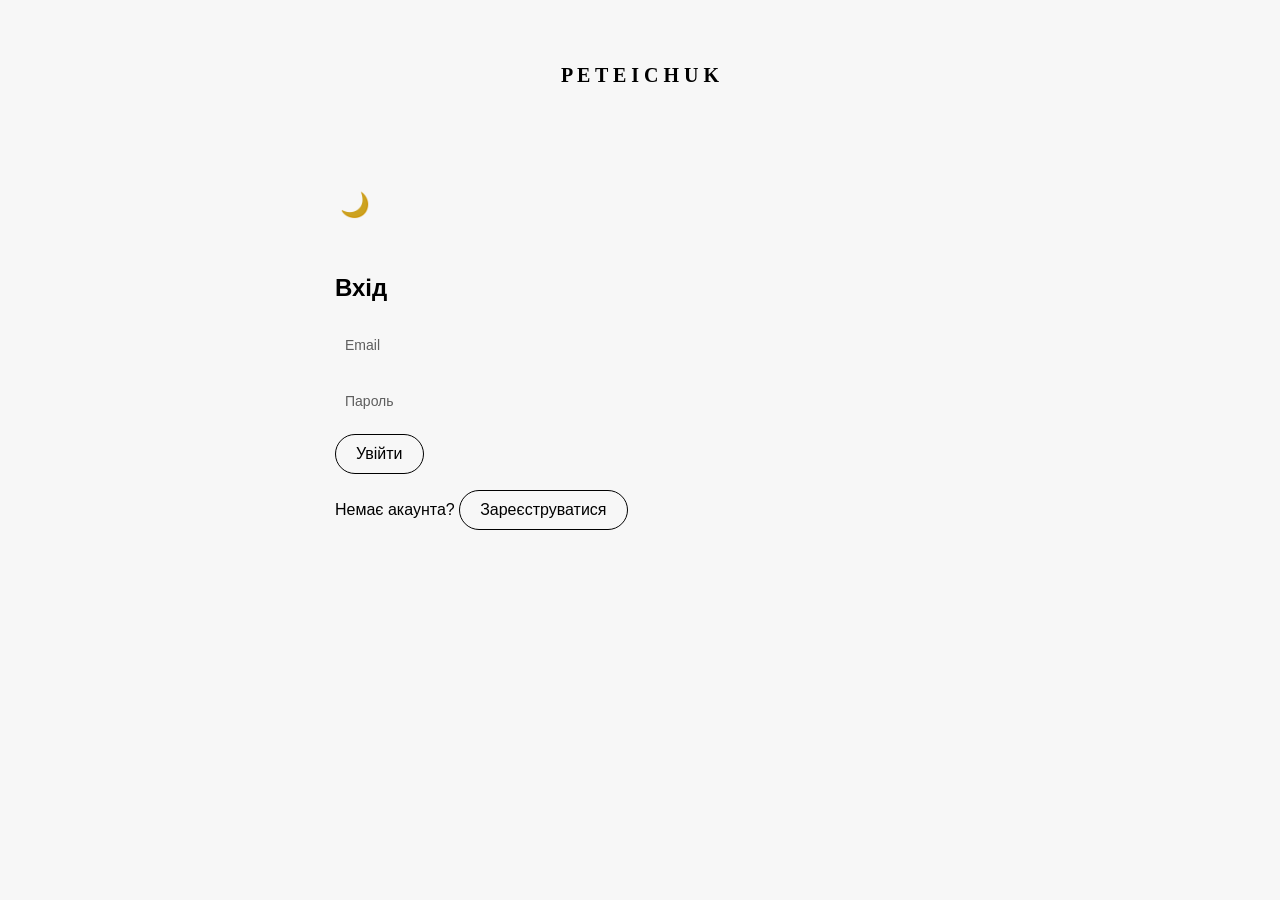
<file: console.html>
<!DOCTYPE html>
<html lang="uk">
<head>
  <meta charset="UTF-8" />
  <title>Peteichuk | Консоль</title>
  <link rel="icon" href="logotype/logotype.png">
  <link rel="stylesheet" href="css/console.css">
</head>

<body>

  <!-- ЛОГОТИП -->
  <div class="logotype">
    <a href="index.html">P e t e i c h u k</a>
  </div>

  <div class="container">

    <!-- ПЕРЕМИКАЧ ТЕМИ -->
    <header>
      <button id="toggleTheme" title="Перемкнути тему">🌙</button>
    </header>

    <!-- =========================
         1. ВХІД КОРИСТУВАЧА (СПОЧАТКУ)
    ========================== -->
    <!--<section id="userLoginSection">
      <h2>Вхід у акаунт</h2>

      <input type="email" id="userLoginEmail" placeholder="Email" />
      <input type="password" id="userLoginPassword" placeholder="Пароль" />

      <button id="userLoginBtn">Увійти</button>

      <p>
        Немає акаунта?
        <button type="button" id="showRegister">Зареєструватися</button>
      </p>
    </section>-->
<section id="loginSection">

  <h2>Вхід</h2>

  <form id="userLoginForm">

    <input type="email" id="loginEmail" placeholder="Email" required>

    <input type="password" id="loginPassword" placeholder="Пароль" required>

    <button type="submit">Увійти</button>

  </form>

  <p>
    Немає акаунта?
    <button type="button" id="showRegister">
      Зареєструватися
    </button>
  </p>

</section>


    <!-- =========================
         2. РЕЄСТРАЦІЯ КОРИСТУВАЧА
    ========================== -->
    <section id="userAuthSection" class="hidden">
      <h2>Реєстрація користувача</h2>

      <form id="userAuthForm">
        <label>Ім'я</label>
        <input type="text" name="userName" placeholder="Ваше ім’я" required />

        <label>Прізвище</label>
        <input type="text" name="userSurname" placeholder="Ваше прізвище" required />

        <label>Email</label>
        <input type="email" name="userEmail" placeholder="Ваш email" required />

        <label>Пароль</label>
        <input type="password" name="userPassword" placeholder="Ваш пароль" required minlength="8"/>

        <button type="submit">Зареєструватися</button>
      </form>

      <p>
        Вже маєш акаунт?
        <button type="button" id="showLogin">Увійти</button>
      </p>
    </section>

    <!-- =========================
         3. ПАНЕЛЬ КОРИСТУВАЧА
    ========================== -->
    <section id="userPanel" class="hidden">
      <h2>Ваші повідомлення</h2>

      <button id="userLogoutBtn" style="float:right;">Вийти</button>

      <div id="userMessages"></div>

      <h3>Нове повідомлення</h3>

      <form id="contactForm">
        <textarea name="message" placeholder="Напишіть повідомлення" required></textarea>
        <button type="submit">Надіслати</button>
      </form>
    </section>

    <!-- =========================
         4. ВХІД В КОНСОЛЬ (АДМІН)
    ========================== -->
    <!--<section id="loginSection" class="hidden">
      <h2>Вхід в консоль</h2>

      <input type="password" id="adminPass" placeholder="Пароль" />
      <button id="loginBtn">Увійти</button>

      <p>
        Немає акаунта?
        <button type="button" id="showRegister">Зареєструватися</button>
      </p>
    </section>-->

    <!-- =========================
         5. АДМІН-ПАНЕЛЬ
    ========================== -->
    <section id="adminSection" class="hidden">

      <div class="panel-top">
        <h2>Приватна консоль</h2>
        <button id="logoutBtn">Вийти</button>
      </div>

      <input type="text" id="searchInput" placeholder="Пошук по email" />

      <table>
        <thead>
          <tr>
            <th>Ім’я</th>
            <th>Email</th>
            <th>Повідомлення</th>
            <th>Відповідь</th>
            <th>Роль</th>
            <th>Дії</th>
          </tr>
        </thead>
        <tbody id="submissionTable"></tbody>
      </table>
    </section>

    <!-- ПАНЕЛЬ МОДЕРАЦІЇ -->
    <div id="moderationPanel">
      <div id="moderationHeader">
        Панель модерації
        <button id="closeModPanelBtn">×</button>
      </div>
      <div id="moderationContent"></div>
    </div>

  </div>

  <script src="js/console.js"></script>
</body>
</html>
</file>
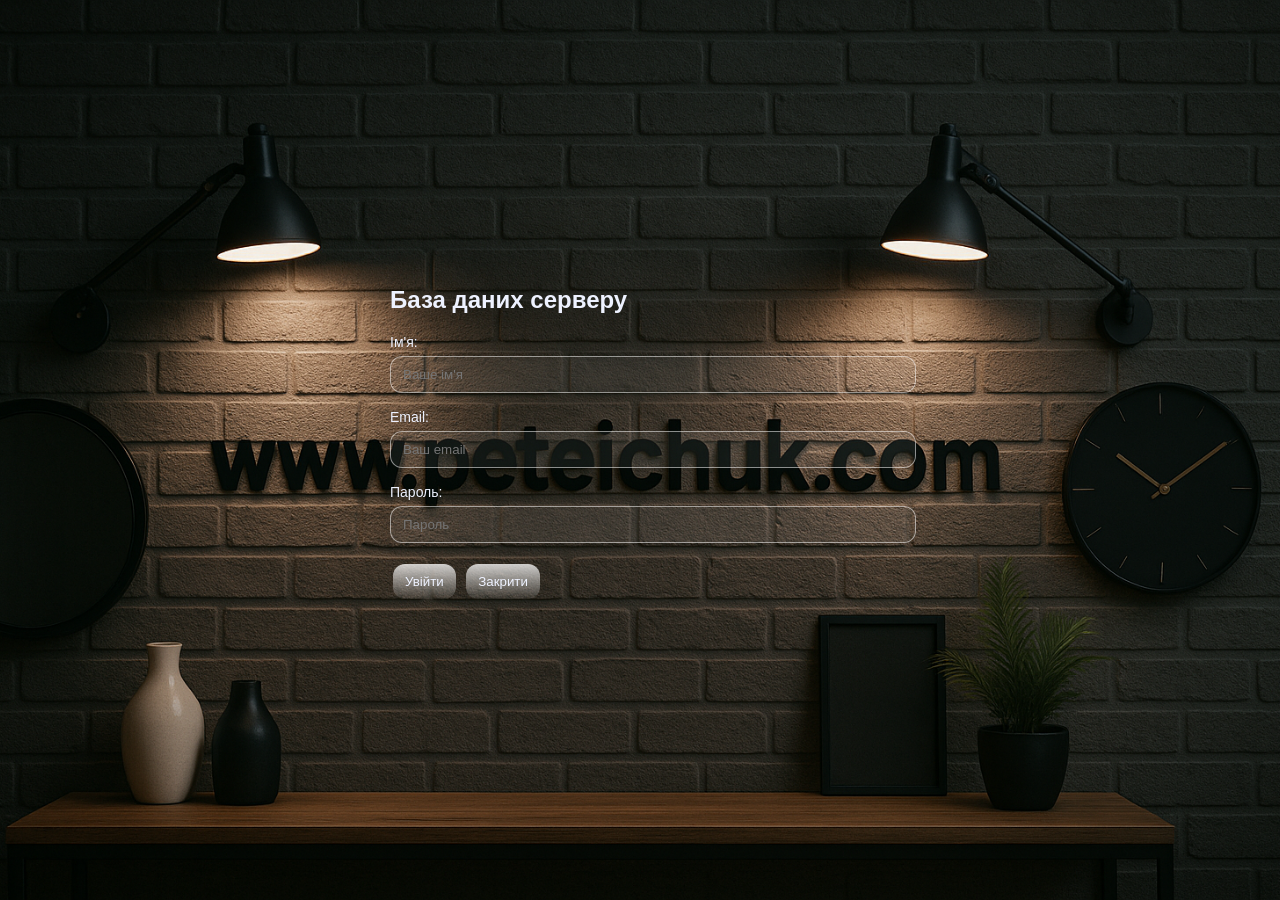
<file: database.html>
<!DOCTYPE html>
<html lang="uk">
<head>
<meta charset="UTF-8">
<title>Peteichuk | Авторизація — Скидання</title>
<link rel="icon" href="logotype/logotype.png"/>
<link rel="stylesheet" href="css/database.css">
</head>
<body>
<div id="overlay"></div>

<!-- Модальне вікно авторизації -->
<div class="modal" id="loginModal">
    <h2>База даних серверу</h2>
    <label>Ім'я: <input type="text" id="adminName" placeholder="Ваше ім'я"></label>
    <label>Email: <input type="email" id="adminEmail" placeholder="Ваш email"></label>
    <label>Пароль: <input type="password" id="adminPassword" placeholder="Пароль"></label>
    <button onclick="loginAdmin()">Увійти</button>
    <a href="index.html"><button onclick="closeModal()">Закрити</button></a>
    <div id="authMessage" style="color:#900000;margin-top:10px;"></div>
</div>

<!-- Менеджер даних -->
<div class="modal" id="dataManagerModal" style="display:none;">
    <h2>Адмінська панель</h2>
    <div id="tabs">
        <button class="active" onclick="showTab('manager', event)">Дані</button>
        <button onclick="showTab('admin', event)">Користувачі</button>
        <button onclick="showTab('logs', event)">Лог дій</button>
        <button onclick="showTab('last', event)">Останні користувачі</button>
    </div>
    <div id="tabContent" style="margin-top:10px;">
        <!-- Дані -->
        <div id="managerTab">
            <button onclick="clearLocalStorage()">Очистити LocalStorage</button>
            <button onclick="clearSessionStorage()">Очистити SessionStorage</button>
            <button onclick="clearAllCookies()">Видалити всі Cookies</button>
            <button onclick="clearSpecificData()">Видалити певні дані</button>
            <button onclick="clearSpecificCookie()">Видалити певний Cookie</button>
            <button onclick="exportData()">Експорт даних (JSON)</button>
            <button onclick="showDataSummary()">Показати статистику даних</button>
            <hr>
            <b>Статистика даних:</b>
            <div id="dataSummary"></div>
        </div>
        <!-- Користувачі -->
        <div id="adminTab" style="display:none;">
            <b>Список користувачів та їх записи:</b>
            <div id="allUsers"></div>
        </div>
        <!-- Лог дій -->
        <div id="logsTab" style="display:none;">
            <b>Лог дій:</b>
            <div id="actionLogs"></div>
        </div>
        <!-- Останні користувачі -->
        <div id="lastTab" style="display:none;">
            <b>Останні вийшли користувачі:</b>
            <div id="lastUsers"></div>
        </div>
    </div>
    <hr>
    <button onclick="logout()">Вийти</button>
    <button onclick="closeModal()">Закрити</button>
</div>
<script src="js/database.js"></script>
</body>
</html>
</file>
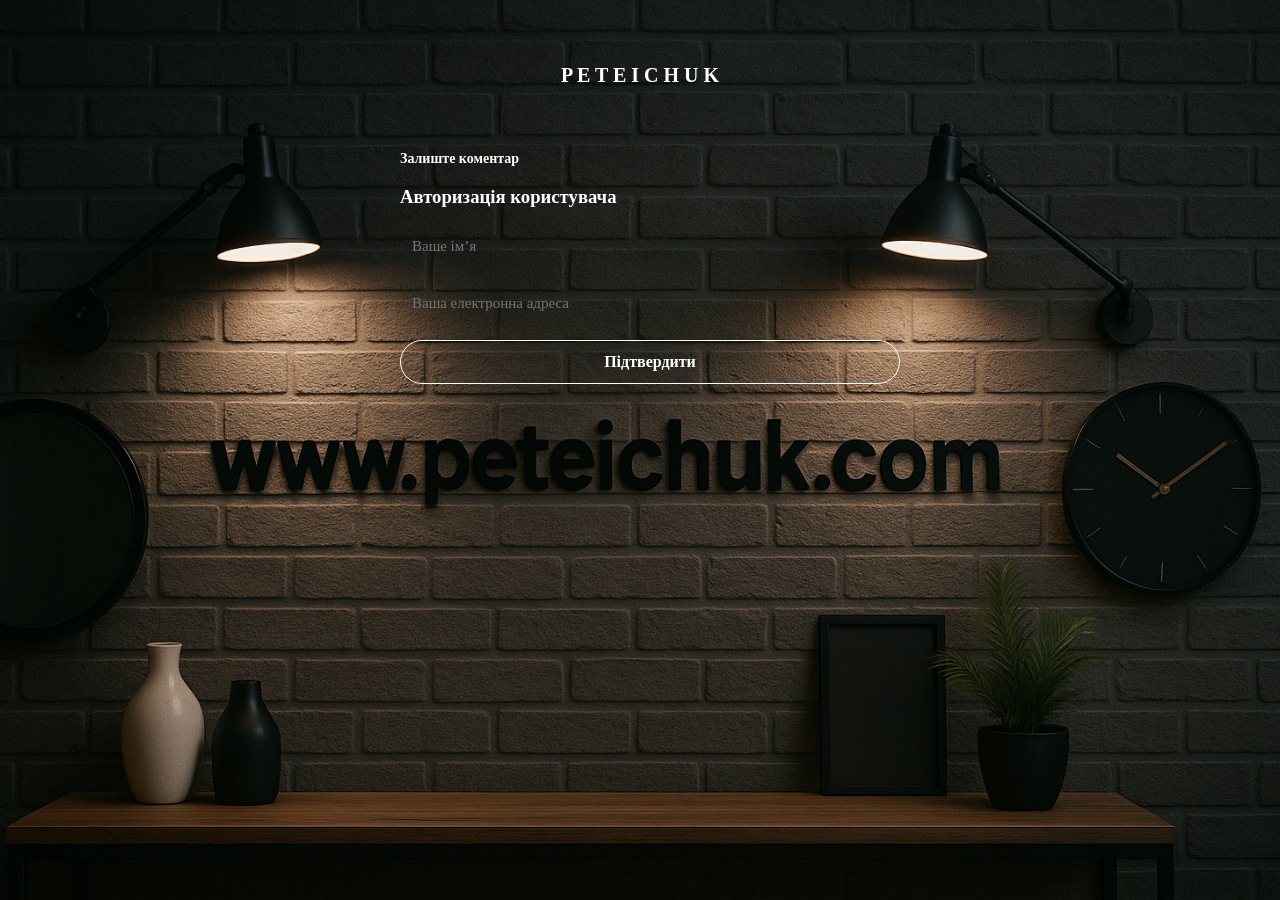
<file: discussion.html>
<!DOCTYPE html>
<html lang="uk">
<head>
  <meta charset="UTF-8" />
  <meta name="viewport" content="width=device-width, initial-scale=1" />
  <title>Peteichuk | Коментарі та обговорення</title>
   <link rel="stylesheet" href="css/discussion.css">
   <link rel="stylesheet" href="https://cdnjs.cloudflare.com/ajax/libs/font-awesome/4.7.0/css/font-awesome.min.css" integrity="sha512-SfTiTlX6kk+qitfevl/7LibUOeJWlt9rbyDn92a1DqWOw9vWG2MFoays0sgObmWazO5BQPiFucnnEAjpAB+/Sw==" crossorigin="anonymous" referrerpolicy="no-referrer">
   <link rel="icon" href="logotype/logotype.png">
</head>
<body>
 
  <div class="logotype"><a href="index.html">P e t e i c h u k</a></div>

  <div class="ccw-container">
    <h2 class="ccw-title">Залиште коментар</h2>
    <div id="authSection" class="ccw-auth-form">
      <h3>Авторизація користувача</h3>
      <form id="authForm">
        <input type="text" id="authName" class="ccw-input" placeholder="Ваше ім’я" required />
        <input type="email" id="authEmail" class="ccw-input" placeholder="Ваша електронна адреса" required />
        <button type="submit" class="ccw-btn-submit">Підтвердити</button>
      </form>
    </div>

    <div id="userInfo" class="auth-info" style="display:none;">
      <div>
        Ви увійшли як: <strong id="displayName"></strong><span id="displayEmail"></span>
      </div>
      <button class="logout-btn" id="logoutBtn">Вийти</button>
    </div>

    <form id="commentForm" class="ccw-form" style="display:none;">
      <textarea id="commentText" class="ccw-textarea" placeholder="Ваш коментар" required></textarea>
      <button type="submit" class="ccw-btn-submit">Додати коментар</button>
    </form>

    <div id="commentsList" class="ccw-comments-list"></div>
  </div>

  <script src="js/discussion.js"></script>
</body>
</html>
</file>
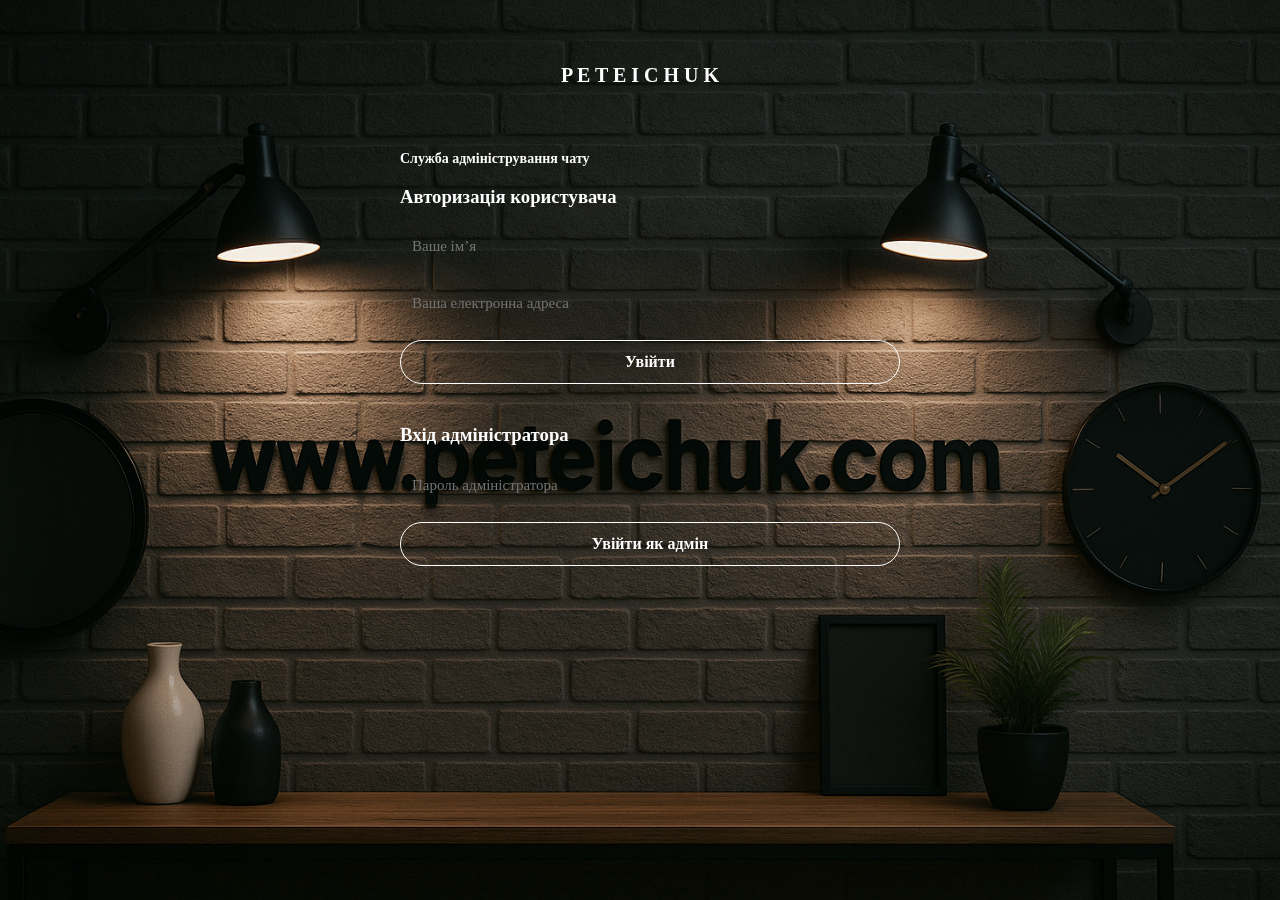
<file: discussionadmin.html>
<!DOCTYPE html>
<html lang="uk">
<head>
  <meta charset="UTF-8" />
  <meta name="viewport" content="width=device-width, initial-scale=1" />
  <title>Peteichuk | Обговорення</title>

  <link rel="stylesheet" href="css/discussionadmin.css">
  <link rel="icon" href="logotype/logotype.png">

  <link rel="stylesheet" href="https://cdnjs.cloudflare.com/ajax/libs/font-awesome/4.7.0/css/font-awesome.min.css">
</head>

<body>

  <div class="logotype">
    <a href="index.html">P e t e i c h u k</a>
  </div>

  <div class="ccw-container">

    <h2 class="ccw-title">Служба адміністрування чату</h2>

    <!-- AUTH -->
    <div id="authSection" class="ccw-auth-form">
      <h3>Авторизація користувача</h3>

      <form id="authForm">
        <input type="text" id="authName" class="ccw-input" placeholder="Ваше ім’я" required />
        <input type="email" id="authEmail" class="ccw-input" placeholder="Ваша електронна адреса" required />
        <button type="submit" class="ccw-btn-submit">Увійти</button>
      </form>

      <h3 style="margin-top:40px;">Вхід адміністратора</h3>

      <form id="adminForm">
        <input type="password" id="adminPassword" class="ccw-input" placeholder="Пароль адміністратора" required />
        <button type="submit" class="ccw-btn-submit">Увійти як адмін</button>
      </form>
    </div>

    <!-- USER INFO -->
    <div id="userInfo" class="auth-info" style="display:none;">
      <div>
        Ви увійшли як:
        <strong id="displayName"></strong>
        <span id="displayEmail"></span>
        <span class="admin" id="adminLabel"></span>
      </div>

      <div>
        <button class="logout-btn" id="logoutBtn">Вийти</button>
        <button class="logout-btn" id="clearCommentsBtn" style="display:none;">Очистити всі</button>
      </div>
    </div>

    <!-- COMMENT FORM -->
    <form id="commentForm" class="ccw-form" style="display:none;">
      <textarea id="commentText" class="ccw-textarea" placeholder="Ваш коментар..." required></textarea>
      <button type="submit" class="ccw-btn-submit">Додати коментар</button>
    </form>

    <!-- COMMENTS -->
    <div id="commentsList" class="ccw-comments-list"></div>
    <div id="bannedList"></div>
  </div>

  <script src="js/discussionadmin.js"></script>

</body>
</html>
</file>
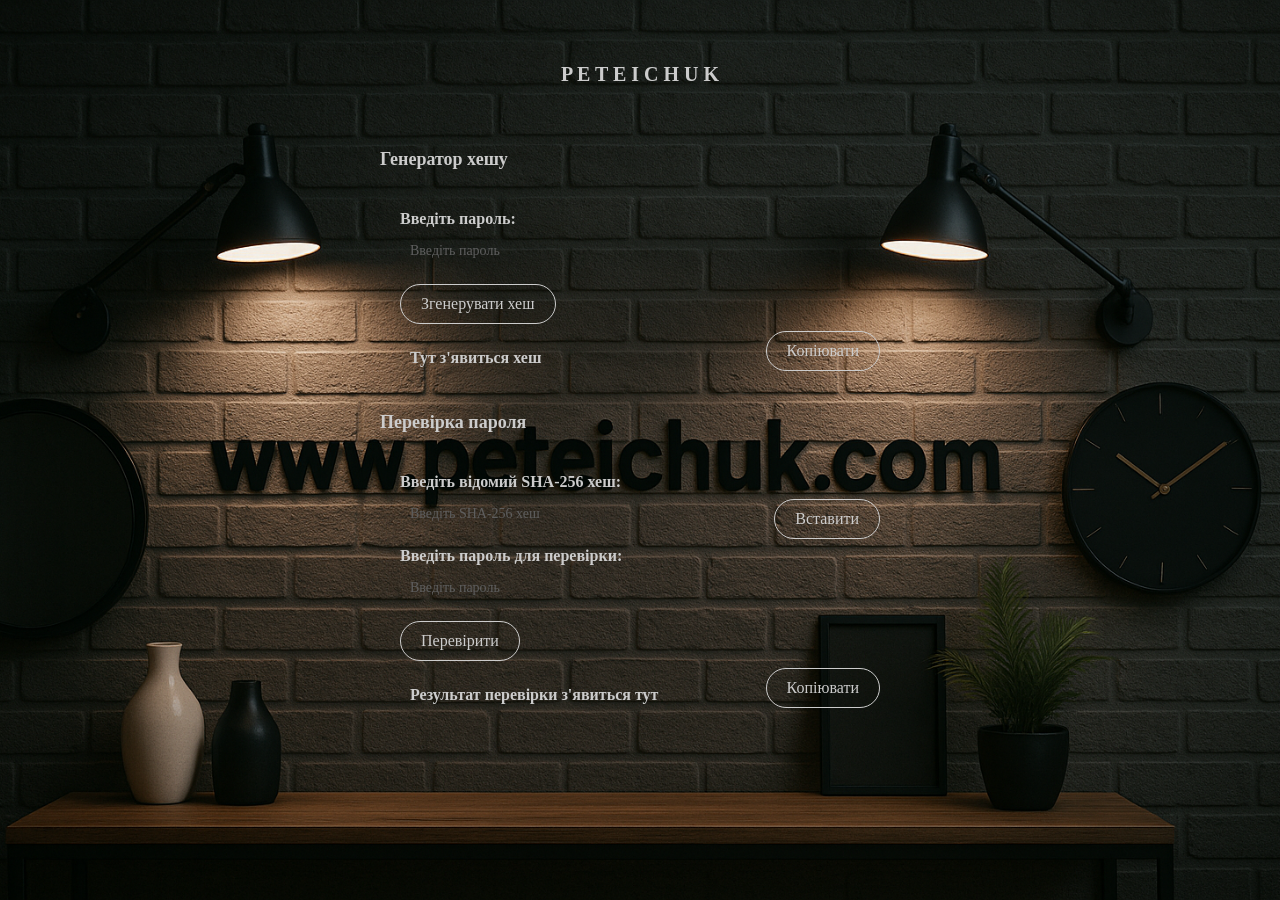
<file: hashing.html>
<!DOCTYPE html>
<html lang="uk">
<head>
  <meta charset="UTF-8" />
  <meta name="viewport" content="width=device-width, initial-scale=1.0" />
  <title>Peteichuk | SHA-256</title>
  <link rel="icon" href="logotype/logotype.png">
  <link rel="stylesheet" href="css/hashing.css">
</head>
<body>

  <div class="logotype"><a href="index.html">P e t e i c h u k</a></div>

  <div class="content">
    <h2 class="title">Генератор хешу</h2>
    <div class="section">
      <label for="genPassword">Введіть пароль:</label>
      <input type="password" id="genPassword" placeholder="Введіть пароль" />
      <button onclick="generateHash()">Згенерувати хеш</button>
      <div class="flex-row">
        <div class="result" id="generatedHash">Тут з'явиться хеш</div>
        <button class="small-button" onclick="copyText('generatedHash')">Копіювати</button>
      </div>
    </div>

    <h2 class="title">Перевірка пароля</h2>
    <div class="section">
      <label for="hashToCheck">Введіть відомий SHA-256 хеш:</label>
      <div class="flex-row">
        <input type="text" id="hashToCheck" placeholder="Введіть SHA-256 хеш" />
        <button class="small-button" onclick="pasteFromClipboard()">Вставити</button>
      </div>

      <label for="checkPassword">Введіть пароль для перевірки:</label>
      <input type="password" id="checkPassword" placeholder="Введіть пароль" />

      <button onclick="checkHash()">Перевірити</button>
      <div class="flex-row">
        <div class="result" id="checkResult">Результат перевірки з'явиться тут</div>
        <button class="small-button" onclick="copyText('checkResult')">Копіювати</button>
      </div>
    </div>
  </div>
</body>
<script src="js/hashing.js"></script>

</html>
</file>
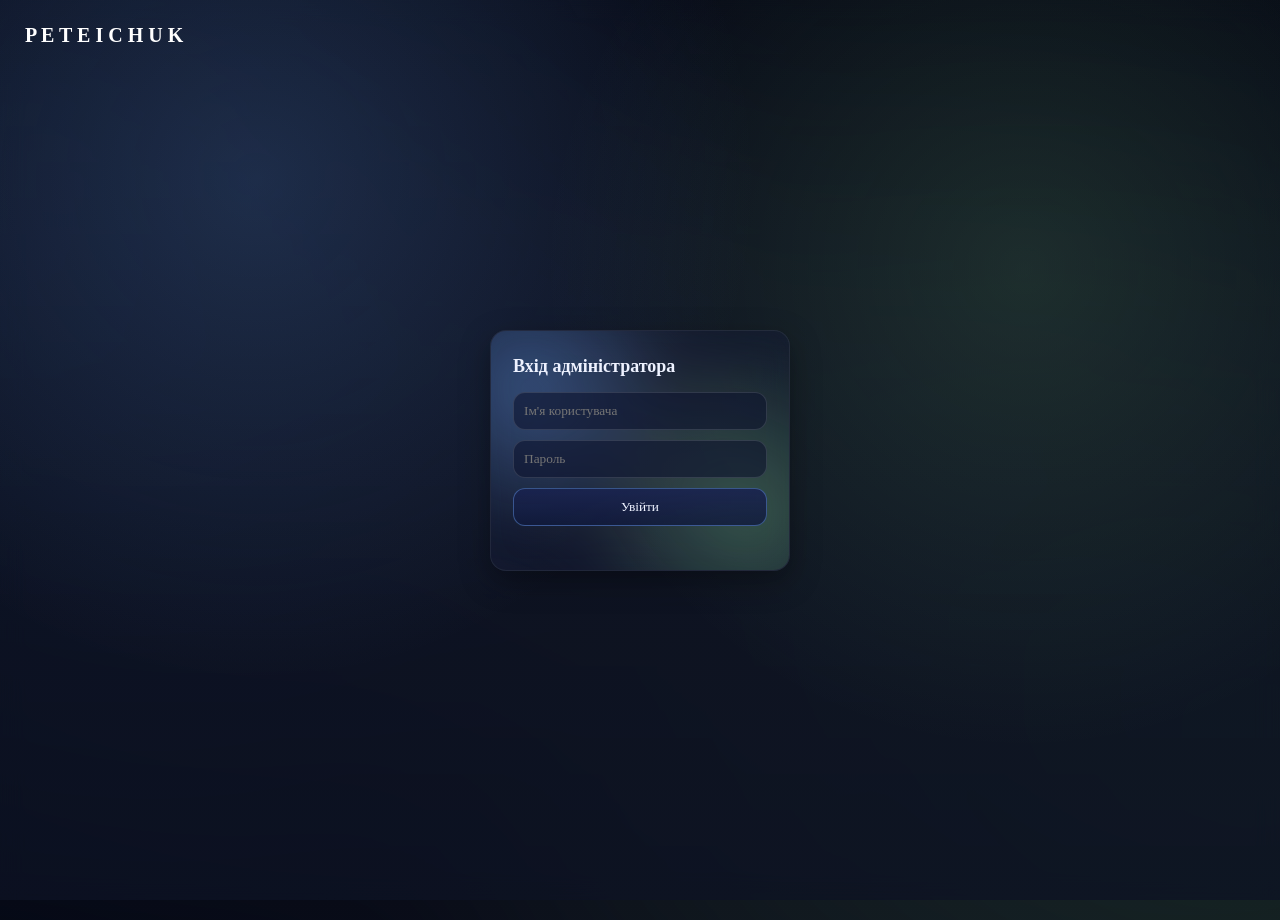
<file: management_system.html>
<!doctype html>
<html lang="uk">
<head>
  <meta charset="utf-8" />
  <meta name="viewport" content="width=device-width, initial-scale=1" />
  <title>Peteichuk | Система управління</title>
  <link rel="icon" href="../peteichuk/logotype/logotype.png"/>
  <!--
    ⚠️ ЮРИДИЧНЕ ЗАСТЕРЕЖЕННЯ
    Цей інструмент призначений лише для легітимної модерації у відповідності до законів (GDPR/ДПД, ePrivacy тощо) і політик вашого сайту.
    Збирайте тільки необхідні дані, отримуйте згоду, надавайте користувачам доступ/видалення даних, ведіть реєстр обробки.
    Код нижче не надсилає дані у зовнішні сервіси — усе зберігається у LocalStorage браузера для демо.
    Для продакшн-рішення підключіть серверну частину з аутентифікацією, аудитом і журналюванням.
  -->
  <style>
    :root{
      --bg:#0b1020; --panel:#121932; --muted:#9aa4bf; --txt:#eef2ff; --accent:#6ea8fe; --accent-2:#9dffa3; --danger:#ff6b6b; --warn:#ffd166; --ok:#54d6a1;
      --shadow:0 10px 30px rgba(0,0,0,.35);
      --radius:18px;
    }
    *{box-sizing:border-box}
    ::-webkit-scrollbar{
    width: 10px;
}
::-webkit-scrollbar-thumb{
    background-color: #0e0e0e;
}
::-webkit-scrollbar-track{
    background-color: #0b1227;
}

    html,body{height:100%}
    body{margin:0;font:14px/1.5 system-ui, -apple-system, Segoe UI, Roboto, Ubuntu, Cantarell, "Noto Sans", "Helvetica Neue", Arial, "Apple Color Emoji","Segoe UI Emoji"; background:linear-gradient(180deg,#050814,#0b1020 40%,#0b1020 100%); color:var(--txt)}
    header{position:sticky;top:0;z-index:50;background:rgba(11,16,32,.85);backdrop-filter: blur(8px);border-bottom:1px solid #2a3357}
    .wrap{max-width:1200px;margin:0 auto;padding:18px}
    h1{margin:0;font-size:22px;display:flex;align-items:center;gap:10px}
    .tag{font-size:12px;color:#0b1020;background:linear-gradient(90deg,#9dffa3,#6ea8fe);padding:2px 8px;border-radius:999px}
    .grid{display:grid;gap:16px}
    @media(min-width:900px){.grid.cols-3{grid-template-columns:2fr 1fr}}
    .card{background:linear-gradient(180deg,#121932,#0f1730);border:1px solid #232b4a;border-radius:var(--radius);box-shadow:var(--shadow)}
    .card .head{padding:14px 16px;border-bottom:1px solid #232b4a;display:flex;align-items:center;justify-content:space-between}
    .card .body{padding:16px}
    .controls{display:flex;flex-wrap:wrap;gap:10px}
    input,select,textarea,button{background:#0e1530;border:1px solid #28325a;color:var(--txt);border-radius:12px;padding:10px 12px;outline:none}
    input:focus,select:focus,textarea:focus{border-color:#3f4a7a;box-shadow:0 0 0 3px rgba(110,168,254,.15)}
    button{cursor:pointer;transition:.15s transform}
    button:hover{transform:translateY(-1px)}
    .btn{background:linear-gradient(180deg,#1a2450,#111a3d);border:1px solid #32407a}
    .btn-acc{background:linear-gradient(180deg,#1b3b76,#102a63);border-color:#315ea1}
    .btn-ok{background:linear-gradient(180deg,#165b3e,#0d3f2b);border-color:#2e8b5a}
    .btn-warn{background:linear-gradient(180deg,#6a560c,#3f3205);border-color:#9a7f14}
    .btn-danger{background:linear-gradient(180deg,#6a1313,#400b0b);border-color:#a53333}

    table{width:100%;border-collapse:separate;border-spacing:0 10px}
    thead th{font-size:12px;text-transform:uppercase;letter-spacing:.06em;color:var(--muted);text-align:left;padding:0 10px}
    tbody tr{background:linear-gradient(180deg,#121932,#0f1730);box-shadow:var(--shadow);border:1px solid #232b4a}
    tbody td{padding:12px 10px;border-top:1px solid #232b4a;border-bottom:1px solid #232b4a}
    tbody tr td:first-child{border-left:1px solid #232b4a;border-top-left-radius:14px;border-bottom-left-radius:14px}
    tbody tr td:last-child{border-right:1px solid #232b4a;border-top-right-radius:14px;border-bottom-right-radius:14px}

    .pill{padding:4px 8px;border-radius:999px;font-size:12px;border:1px solid #2b355d}
    .pill.ok{background:rgba(84,214,161,.1);border-color:#2e6f56;color:#b4f5dc}
    .pill.warn{background:rgba(255,209,102,.1);border-color:#8a6e20;color:#ffe7a8}
    .pill.ban{background:rgba(255,107,107,.1);border-color:#7f2d2d;color:#ffc1c1}
    .muted{color:var(--muted)}
    .row-actions{display:flex;gap:8px;flex-wrap:wrap}
    .sp{height:1px;background:#26305a;margin:10px 0}

    .log{font-family: ui-monospace, SFMono-Regular, Menlo, Monaco, Consolas, "Liberation Mono", "Courier New", monospace; font-size:12px; max-height:260px; overflow:auto; white-space:pre-wrap}
    .footer{display:flex;gap:10px;align-items:center;justify-content:space-between;color:var(--muted);font-size:12px}
    .kbd{font-family: ui-monospace, SFMono-Regular, Menlo, Monaco, Consolas, monospace; background:#0d1430;border:1px solid #2b355d;padding:2px 6px;border-radius:6px}

    .modal{position:fixed;inset:0;display:none;align-items:center;justify-content:center;background:rgba(2,8,20,.6);backdrop-filter: blur(6px);z-index:100}
    .modal.open{display:flex}
    .modal .panel{width:min(720px,92vw); background:linear-gradient(180deg,#121932,#0f1730); border:1px solid #232b4a; border-radius:18px; box-shadow:var(--shadow)}
    .modal .panel .body{padding:16px}
 .logotype {
  max-width: 200px;
  text-align: left;
  font-size: 20px;
  margin-left: 25px;
  margin-top: 20px;
  position: relative;
  z-index: 9999999;
}
.logotype a {
    color: #fff;
    font-size: 20px;
    font-weight: bold;
    text-transform: uppercase;
}
*{
    text-decoration: none;
    font-family: Georgia, 'Times New Roman', Times, serif;
    box-sizing: border-box;
}
    .toast{position:fixed;right:16px;bottom:16px;display:grid;gap:8px;z-index:200}
    .toast .t{background:#0e1530;border:1px solid #28325a;padding:10px 12px;border-radius:12px;box-shadow:var(--shadow)}
  @keyframes floatGlow {
  0% {
    transform: translate(0,0) scale(1);
    opacity: 0.35;
  }
  50% {
    transform: translate(-10px, 8px) scale(1.1);
    opacity: 0.6;
  }
  100% {
    transform: translate(0,0) scale(1);
    opacity: 0.35;
  }
}

@keyframes shimmer {
  0% { background-position: 0% 50%; }
  100% { background-position: 100% 50%; }
}

.login-glow {
  position: relative;
  overflow: hidden;
}

/* живе світіння позаду */
.login-glow::before {
  content: "";
  position: absolute;
  inset: -40px;
  background:
    radial-gradient(circle at 20% 30%, rgba(110,168,254,.35), transparent 40%),
    radial-gradient(circle at 80% 70%, rgba(157,255,163,.25), transparent 45%),
    radial-gradient(circle at 50% 50%, rgba(255,255,255,.08), transparent 60%);
  filter: blur(20px);
  animation: floatGlow 6s ease-in-out infinite;
  z-index: 0;
}

/* легке мерехтіння поверх */
.login-glow::after {
  content: "";
  position: absolute;
  inset: 0;
  background: linear-gradient(
    120deg,
    rgba(255,255,255,0.05),
    rgba(255,255,255,0.02),
    rgba(255,255,255,0.06)
  );
  background-size: 200% 200%;
  animation: shimmer 6s linear infinite;
  opacity: 0.4;
  z-index: 0;
}

.login-content {
  position: relative;
  z-index: 1;
}

body {
  position: relative;
  overflow-x: hidden;
}

/* базовий глибокий фон (ти вже маєш, але підсилюємо) */
body::before {
  content: "";
  position: fixed;
  inset: -20%;
  z-index: -2;

  background:
    radial-gradient(circle at 20% 30%, rgba(110,168,254,.18), transparent 40%),
    radial-gradient(circle at 80% 70%, rgba(157,255,163,.12), transparent 45%),
    radial-gradient(circle at 50% 50%, rgba(255,255,255,.05), transparent 60%);

  filter: blur(40px);
  animation: floatGlow 10s ease-in-out infinite;
  transform: scale(1.2);
}

/* легке “живе мерехтіння” поверх */
body::after {
  content: "";
  position: fixed;
  inset: 0;
  z-index: -1;

  background: linear-gradient(
    120deg,
    rgba(255,255,255,0.03),
    rgba(255,255,255,0.01),
    rgba(255,255,255,0.04)
  );

  background-size: 200% 200%;
  animation: shimmer 8s linear infinite;
  opacity: 0.35;
  pointer-events: none;
}

/* трохи підсилюємо вже існуючу анімацію */
@keyframes floatGlow {
  0%   { transform: translate(0,0) scale(1.1); opacity: 0.35; }
  50%  { transform: translate(-30px, 20px) scale(1.25); opacity: 0.6; }
  100% { transform: translate(0,0) scale(1.1); opacity: 0.35; }
}
  </style>
</head>
<body>
 <div class="logotype"><a href="index.html">P e t e i c h u k</a></div>
  <div id="app">
  
  <header>
    <div class="wrap" style="display:flex;gap:14px;align-items:center;justify-content:space-between">
      <div class="controls">
        <input id="search" placeholder="Пошук: ім'я, email, IP, примітка…" />
        <select id="filterStatus">
          <option value="all">Статус: всі</option>
          <option value="active">Активні</option>
          <option value="warned">З попередженням</option>
          <option value="banned">Заблоковані</option>
        </select>
        <select id="filterRole">
          <option value="all">Роль: всі</option>
          <option value="user">Користувач</option>
          <option value="moderator">Модератор</option>
          <option value="admin">Адмін</option>
        </select>
        <button class="btn" id="bulkWarn">Масове попередження</button>
        <button class="btn-warn" id="bulkTempBan">Масове тимчасове блокування</button>
        <button class="btn-danger" id="bulkDelete">Масове видалення</button>
        <button class="btn-acc" id="exportBtn" title="Завантажити JSON">Експорт</button>
        <label class="btn" for="importFile" title="Імпорт JSON" style="display:inline-flex;align-items:center;gap:6px">Імпорт<input type="file" id="importFile" accept="application/json" style="display:none"/></label>
      </div>
    </div>
  </header>

  <main class="wrap grid cols-3" style="margin-top:16px">
    <section class="card">
      <div class="head"><strong>Панель користувачів</strong><span class="muted" id="count"></span></div>
      <div class="body">
        <div style="overflow:auto">
          <table>
            <thead>
              <tr>
                <th><input type="checkbox" id="checkAll"/></th>
                <th>ID</th>
                <th>Ім'я</th>
                <th>Email</th>
                <th>IP</th>
                <th>Роль</th>
                <th>Статус</th>
                <th>Порушення</th>
                <th>Бан до</th>
                <th>Примітка</th>
                <th>Дії</th>
              </tr>
            </thead>
            <tbody id="tbody"></tbody>
          </table>
        </div>
      </div>
      <div class="footer body">
        <div>Порада: натисніть <span class="kbd">/</span> для фокусу пошуку, <span class="kbd">N</span> — новий користувач.</div>
        <div id="clock"></div>
      </div>
    </section>

    <section class="card">
      <div class="head"><strong>Додати / Редагувати користувача</strong></div>
      <div class="body">
        <form id="userForm" class="grid" style="grid-template-columns:1fr 1fr; gap:10px">
          <input name="id" placeholder="ID (авто, якщо порожньо)" />
          <select name="role">
            <option value="user">Користувач</option>
            <option value="moderator">Модератор</option>
            <option value="admin">Адмін</option>
          </select>
          <input name="name" placeholder="Ім'я" required />
          <input name="email" placeholder="Email" required />
          <input name="ip" placeholder="IP (v4/v6)" />
          <input name="note" placeholder="Примітка" />
          <div style="grid-column:1/-1;display:flex;gap:8px;align-items:center;flex-wrap:wrap">
            <button class="btn-ok" type="submit">Зберегти</button>
            <button class="btn" type="button" id="resetForm">Очистити</button>
            <label style="display:flex;gap:6px;align-items:center"><input type="checkbox" id="maskIp"/> Маскувати IP у таблиці</label>
          </div>
        </form>
        <div class="sp"></div>
        <div class="controls">
          <button class="btn-warn" id="issueWarning">Виставити попередження</button>
          <button class="btn-danger" id="permaban">Перманентний бан</button>
          <button class="btn-acc" id="tempban">Тимчасовий бан</button>
          <button class="btn" id="clearBan">Зняти бан</button>
        </div>
      </div>
    </section>

    <section class="card">
      <div class="head"><strong>Журнал подій (Audit Log)</strong><button class="btn" id="clearLog">Очистити</button></div>
      <div class="body log" id="log"></div>
    </section>
  </main>

  <!-- MODALS -->
  <div class="modal" id="banModal">
    <div class="panel">
      <div class="head"><strong>Тимчасове блокування</strong><button class="btn" id="closeBanModal">✕</button></div>
      <div class="body">
        <form id="banForm" class="grid" style="grid-template-columns:1fr 1fr; gap:10px">
          <input name="reason" placeholder="Причина" required />
          <select name="unit">
            <option value="minutes">Хвилини</option>
            <option value="hours">Години</option>
            <option value="days">Дні</option>
            <option value="months">Місяці</option>
            <option value="years">Роки</option>
          </select>
          <input name="amount" type="number" min="1" step="1" value="30" placeholder="Кількість" required />
          <select name="violation">
            <option value="spam">Спам</option>
            <option value="abuse">Мова ворожнечі</option>
            <option value="nsfw">NSFW</option>
            <option value="fraud">Шахрайство</option>
            <option value="other">Інше</option>
          </select>
          <div style="grid-column:1/-1;display:flex;gap:8px;align-items:center">
            <button class="btn-warn" type="submit">Заблокувати</button>
            <button class="btn" type="button" id="previewBan">Попередній перегляд</button>
            <span class="muted" id="banPreview"></span>
          </div>
        </form>
      </div>
    </div>
  </div>

  <div class="toast" id="toast"></div>

  </div>
  <script>
    
// ===================== AUTH CORE =====================

const AUTH_KEY = 'moderation.auth.session.v1';

const ADMINS = [
  {
    username: 'admin',
    passwordHash: '8c6976e5b5410415bde908bd4dee15dfb167a9c873fc4bb8a81f6f2ab448a918'
  },
  {
    username: 'moderator',
    passwordHash: 'cfde2ca5188afb7bdd0691c7bef887baba78b709aadde8e8c535329d5751e6fe'
  }
];

// SHA-256
async function sha256(str) {
  const buf = new TextEncoder().encode(str);
  const hash = await crypto.subtle.digest('SHA-256', buf);
  return [...new Uint8Array(hash)]
    .map(b => b.toString(16).padStart(2, '0'))
    .join('');
}

// SESSION
function setSession(user) {
  sessionStorage.setItem(AUTH_KEY, JSON.stringify({
    username: user.username,
    t: Date.now()
  }));
}

function getSession() {
  try { return JSON.parse(sessionStorage.getItem(AUTH_KEY)); }
  catch { return null; }
}

function clearSession() {
  sessionStorage.removeItem(AUTH_KEY);
}

function isAuth() {
  return !!getSession();
}

// UI LOCK
function lockUI() {
  const app = document.querySelector('#app');
  if (app) app.style.display = 'none';
}

function unlockUI() {
  const app = document.querySelector('#app');
  if (app) app.style.display = 'block';
}

// ===================== BASE UTILS =====================

const $ = s => document.querySelector(s);
const $$ = s => Array.from(document.querySelectorAll(s));

const now = () => Date.now();
const uid = () => Math.random().toString(36).slice(2, 10);
const fmtDateTime = d => new Date(d).toLocaleString('uk-UA');

const emailRx = /^[^\s@]+@[^\s@]+\.[^\s@]{2,}$/;
const ipv4Rx = /^(25[0-5]|2[0-4]\d|[01]?\d\d?)(\.(25[0-5]|2[0-4]\d|[01]?\d\d?)){3}$/;
const ipv6Rx = /^([\da-f]{1,4}:){7}[\da-f]{1,4}$/i;

// notify
function notify(msg) {
  const n = document.createElement('div');
  n.className = 't';
  n.textContent = msg;

  const box = document.querySelector('#toast');
  if (box) box.appendChild(n);

  setTimeout(() => n.remove(), 3500);
}

// helpers
function maskIp(ip){
  if(!ip) return '';
  if(ip.includes('.')){
    const p = ip.split('.');
    return `${p[0]}.${p[1]}.***.***`;
  }
  if(ip.includes(':')){
    return ip.split(':').slice(0,4).join(':') + ':****';
  }
  return ip;
}

function parseDuration(amount, unit){
  amount = Math.max(1, parseInt(amount||1,10));
  const map = {
    minutes: 60000,
    hours: 3600000,
    days: 86400000
  };
  return amount * (map[unit] || 60000);
}

function countdownStr(until){
  const ms = until - now();
  if(ms <= 0) return 'закінчено';
  const s = Math.floor(ms/1000)%60;
  const m = Math.floor(ms/60000)%60;
  const h = Math.floor(ms/3600000)%24;
  const d = Math.floor(ms/86400000);
  return `${d?d+'д ':''}${h?h+'г ':''}${m?m+'хв ':''}${s}с`;
}
</script>

<script>
// ===================== STORAGE =====================

const DB_KEY = 'moderation.users.v1';
const LOG_KEY = 'moderation.audit.v1';

const DB = {
  getAll() {
    try { return JSON.parse(localStorage.getItem(DB_KEY) || '[]'); }
    catch { return []; }
  },
  saveAll(data) {
    localStorage.setItem(DB_KEY, JSON.stringify(data));
  },
  upsert(user) {
    const all = this.getAll();
    const i = all.findIndex(u => u.id === user.id);
    if (i >= 0) all[i] = user;
    else all.push(user);
    this.saveAll(all);
  },
  remove(ids) {
    const all = this.getAll().filter(u => !ids.includes(u.id));
    this.saveAll(all);
  }
};

const AUDIT = {
  all() {
    try { return JSON.parse(localStorage.getItem(LOG_KEY) || '[]'); }
    catch { return []; }
  },
  add(evt) {
    const all = this.all();
    all.unshift(evt);
    localStorage.setItem(LOG_KEY, JSON.stringify(all.slice(0, 2000)));
  },
  clear() {
    localStorage.removeItem(LOG_KEY);
  }
};

// ===================== STATE =====================

const state = {
  search: '',
  filterStatus: 'all',
  filterRole: 'all',
  selected: new Set(),
  maskIp: false
};

// ===================== FILTER =====================

function filteredUsers() {
  const q = state.search.toLowerCase();

  return DB.getAll().filter(u => {
    const matchQ =
      !q ||
      [u.id, u.name, u.email, u.ip, u.note, u.status]
        .some(x => String(x || '').toLowerCase().includes(q));

    const statusOk =
      state.filterStatus === 'all' || u.status === state.filterStatus;

    const roleOk =
      state.filterRole === 'all' || u.role === state.filterRole;

    return matchQ && statusOk && roleOk;
  });
}
</script>

<script>
// ===================== РЕНДЕР =====================

function render() {
  const list = filteredUsers();
  const tbody = $('#tbody');
  const count = $('#count');

  if (count) {
    count.textContent = `Відображено ${list.length} / ${DB.getAll().length}`;
  }

  if (!tbody) return;

  tbody.innerHTML = '';

  list.forEach(u => {
    const tr = document.createElement('tr');

    const td = (html) => {
      const c = document.createElement('td');
      c.innerHTML = html;
      tr.appendChild(c);
    };

    td(`
      <input type="checkbox" data-id="${u.id}"
      ${state.selected.has(u.id) ? 'checked' : ''}>
    `);

    td(u.id || '');
    td(`<b>${u.name || ''}</b>`);
    td(u.email || '');
    td(state.maskIp ? maskIp(u.ip) : (u.ip || ''));
    td(u.role || 'user');
    td(u.status || 'active');

    td(
      (u.violations || [])
        .map(v => `<span class="pill warn">${v.type}</span>`)
        .join(' ')
    );

    td(u.banUntil ? fmtDateTime(u.banUntil) : '');
    td(u.note || '');

    td(`
      <button data-act="edit" data-id="${u.id}">Редагувати</button>
      <button data-act="warn" data-id="${u.id}">Попередити</button>
      <button data-act="tempban" data-id="${u.id}">Тимчасова блокування</button>
      <button data-act="ban" data-id="${u.id}">Заблокувати</button>
      <button data-act="unban" data-id="${u.id}">Розблокувати</button>
      <button data-act="del" data-id="${u.id}">Видалити</button>
    `);

    tbody.appendChild(tr);
  });

  bindRowEvents();
  bindCheckboxes();
}

// ===================== ROW EVENTS =====================

function bindRowEvents() {
  $$('#tbody [data-act]').forEach(btn => {
    btn.onclick = () => {
      const id = btn.dataset.id;
      const act = btn.dataset.act;

      const u = DB.getAll().find(x => x.id === id);
      if (!u) return;

      if (act === 'edit') fillForm(u);
      if (act === 'warn') warn([u]);
      if (act === 'ban') ban([u]);
      if (act === 'tempban') openTempBan([u]);
      if (act === 'unban') unban([u]);
      if (act === 'del') del([u.id]);
    };
  });
}

// ===================== CHECKBOXES =====================

function bindCheckboxes() {
  $$('#tbody input[type="checkbox"]').forEach(cb => {
    cb.onchange = () => {
      const id = cb.dataset.id;

      if (cb.checked) {
        state.selected.add(id);
      } else {
        state.selected.delete(id);
      }
    };
  });
}
</script>

<script>
// ===================== CRUD =====================

function sanitize(u) {
  if (u.email && !emailRx.test(u.email)) throw new Error('некоректний email');
  if (u.ip && !(ipv4Rx.test(u.ip) || ipv6Rx.test(u.ip))) throw new Error('некоректна IP-адреса');

  return {
    ...u,
    name: (u.name || '').trim(),
    note: (u.note || '').trim(),
    role: u.role || 'user',
    status: u.status || 'active',
    violations: u.violations || [],
    banUntil: u.banUntil || null
  };
}

function saveUser(u) {
  try {
    u = sanitize(u);

    if (!u.id) u.id = uid();

    DB.upsert(u);
    log('save-user', u);

    render();
    notify('Збережено');
  } catch (e) {
    notify('Помилка: ' + e.message);
  }
}

function del(ids) {
  DB.remove(ids);
  ids.forEach(id => state.selected.delete(id));

  log('delete', ids);
  render();
}

// ===================== MODERATION =====================

function warn(users) {
  const reason = prompt('Причина попередження');
  if (!reason) return;

  const all = DB.getAll();

  users.forEach(u => {
    const i = all.findIndex(x => x.id === u.id);
    if (i >= 0) {
      all[i].status = 'warned';
      all[i].violations.push({
        type: 'warn',
        reason,
        t: now()
      });
    }
  });

  DB.saveAll(all);
  log('warn', users.map(u => u.id));
  render();
}

function ban(users) {
  const reason = prompt('Причина блокування');
  if (!reason) return;

  const all = DB.getAll();

  users.forEach(u => {
    const i = all.findIndex(x => x.id === u.id);

    if (i >= 0) {
      all[i].status = 'banned';
      all[i].banUntil = null;

      all[i].violations.push({
        type: 'ban',
        reason,
        t: now()
      });
    }
  });

  DB.saveAll(all);
  log('ban', users.map(u => u.id));
  render();
}

function unban(users) {
  const all = DB.getAll();

  users.forEach(u => {
    const i = all.findIndex(x => x.id === u.id);

    if (i >= 0) {
      all[i].status = 'active';
      all[i].banUntil = null;
    }
  });

  DB.saveAll(all);
  log('unban', users.map(u => u.id));
  render();
}

// ===================== TEMP BAN =====================

function openTempBan(users) {
  const mins = prompt('Minutes ban');
  if (!mins || isNaN(mins)) return;

  const until = now() + Number(mins) * 60000;

  const all = DB.getAll();

  users.forEach(u => {
    const i = all.findIndex(x => x.id === u.id);

    if (i >= 0) {
      all[i].status = 'banned';
      all[i].banUntil = until;

      all[i].violations.push({
        type: 'tempban',
        duration: mins,
        t: now()
      });
    }
  });

  DB.saveAll(all);
  log('tempban', { users: users.map(u => u.id), until });
  render();
}
</script>

<script>

// ===================== FORM =====================

function fillForm(u) {
  const f = $('#userForm');
  if (!f) return;

  f.id.value = u.id || '';
  f.name.value = u.name || '';
  f.email.value = u.email || '';
  f.ip.value = u.ip || '';
  f.note.value = u.note || '';
  f.role.value = u.role || 'user';
}

function bindForm() {
  const form = $('#userForm');
  if (!form) return;

  form.onsubmit = (e) => {
    e.preventDefault();

    const u = Object.fromEntries(new FormData(form));
    saveUser(u);

    form.reset();
  };
}
function showLogin() {
  const box = document.createElement('div');

  box.style.cssText = `
    position:fixed;
    inset:0;
    display:flex;
    align-items:center;
    justify-content:center;
    z-index:999999;

    background:
      radial-gradient(circle at 20% 20%, rgba(110,168,254,.18), transparent 40%),
      radial-gradient(circle at 80% 30%, rgba(157,255,163,.12), transparent 40%),
      linear-gradient(180deg, rgba(5,8,20,.65), rgba(11,16,32,.75));

    backdrop-filter: blur(12px);
  `;

  box.innerHTML = `
  <div class="login-glow" style="
    background: rgba(18,25,50,0.55);
    backdrop-filter: blur(16px);
    border: 1px solid rgba(255,255,255,0.08);
    padding: 22px;
    border-radius: 16px;
    width: 300px;
    box-shadow: 0 10px 30px rgba(0,0,0,.35);
    color: #eef2ff;
  ">

    <div class="login-content">

      <h3 style="margin:0 0 12px 0; font-size:18px;">
        Вхід адміністратора
      </h3>

      <input id="authUser"
        placeholder="Ім'я користувача"
        style="width:100%;margin-bottom:10px;padding:10px;border-radius:12px;border:1px solid rgba(255,255,255,0.12);background:rgba(14,21,48,.6);color:#eef2ff;outline:none"
      >

      <input id="authPass"
        type="password"
        placeholder="Пароль"
        style="width:100%;margin-bottom:10px;padding:10px;border-radius:12px;border:1px solid rgba(255,255,255,0.12);background:rgba(14,21,48,.6);color:#eef2ff;outline:none"
      >

      <button id="authBtn"
        style="
          width:100%;
          padding:10px;
          border-radius:12px;
          border:1px solid rgba(110,168,254,.4);
          background: linear-gradient(180deg, rgba(26,36,80,.9), rgba(17,26,61,.8));
          color:#eef2ff;
          cursor:pointer;
          transition:.2s;
        "
      >
        Увійти
      </button>

      <div id="authErr"
        style="color:#ff6b6b;font-size:12px;margin-top:8px;min-height:14px"
      ></div>

    </div>
  </div>
`;

  document.body.appendChild(box);

  document.getElementById('authBtn').onclick = async () => {
    const u = document.getElementById('authUser').value;
    const p = document.getElementById('authPass').value;

    const hash = await sha256(p);

    const admin = ADMINS.find(a =>
      a.username === u && a.passwordHash === hash
    );

    if (!admin) {
      document.getElementById('authErr').textContent = 'Невірний логін або пароль';
      return;
    }

    setSession(admin);
    box.remove();
    startApp();
  };
}

 // ===================== START APP =====================

function startApp() {
  unlockUI();

  bindUI();
  bindForm();
  seed();

  render();
  renderLog();

  notify('Адміністратор увійшов');

  const btn = document.createElement('button');
  btn.textContent = 'Вийти';

  btn.style.cssText = `
    position:fixed;
    top:10px;
    right:10px;
    z-index:99999;
    padding:10px;
  `;

  btn.onclick = () => {
    clearSession();
    location.reload();
  };

  document.body.appendChild(btn);
}
// ===================== INIT =====================

(function init() {
  lockUI();

  if (isAuth()) {
    startApp();
  } else {
    showLogin();
  }
})();



// ===================== EXPORT / IMPORT =====================

function exportData() {
  const data = {
    users: DB.getAll(),
    audit: AUDIT.all()
  };

  const blob = new Blob([JSON.stringify(data, null, 2)], {
    type: 'application/json'
  });

  const url = URL.createObjectURL(blob);

  const a = document.createElement('a');
  a.href = url;
  a.download = 'backup.json';
  a.click();

  URL.revokeObjectURL(url);
}

function importData(e) {
  const file = e.target.files[0];
  if (!file) return;

  const reader = new FileReader();

  reader.onload = () => {
    try {
      const data = JSON.parse(reader.result);

      if (data.users) DB.saveAll(data.users);
      if (data.audit) localStorage.setItem(LOG_KEY, JSON.stringify(data.audit));

      render();
      renderLog();

      notify('Імпортовано');
    } catch {
      notify('Помилка імпорту');
    }
  };

  reader.readAsText(file);
}


// ===================== CORE LOG FIX =====================

function log(action, data = null) {
  AUDIT.add({
    action,
    data,
    t: Date.now()
  });
}

// щоб не падало, якщо десь використовується
const safeGet = (fn, fallback = null) => {
  try { return fn(); } catch { return fallback; }
};

// ===================== UI EVENTS =====================

function bindUI() {
  const search = $('#search');
  const status = $('#filterStatus');
  const role = $('#filterRole');
  const mask = $('#maskIp');
  const checkAll = $('#checkAll');
  const exportBtn = $('#exportBtn');
  const importFile = $('#importFile');
  const clearLog = $('#clearLog');

  if (search) {
    search.oninput = e => {
      state.search = e.target.value;
      render();
    };
  }

  if (status) {
    status.onchange = e => {
      state.filterStatus = e.target.value;
      render();
    };
  }

  if (role) {
    role.onchange = e => {
      state.filterRole = e.target.value;
      render();
    };
  }

  if (mask) {
    mask.onchange = e => {
      state.maskIp = e.target.checked;
      render();
    };
  }

  if (checkAll) {
    checkAll.onclick = e => {
      const list = filteredUsers();

      if (e.target.checked) {
        list.forEach(u => state.selected.add(u.id));
      } else {
        state.selected.clear();
      }

      render();
    };
  }

  if (exportBtn) exportBtn.onclick = exportData;
  if (importFile) importFile.onchange = importData;

  if (clearLog) {
    clearLog.onclick = () => {
      AUDIT.clear();
      renderLog();
    };
  }
}

// ===================== SEED DATA =====================

function seed() {
  if (DB.getAll().length) return;

  DB.saveAll([
    {
      id: uid(),
      name: 'Test User',
      email: 'test@mail.com',
      ip: '192.168.0.1',
      role: 'user',
      status: 'active',
      violations: []
    }
  ]);
}

// ===================== LOG RENDER =====================

function renderLog() {
  const log = $('#log');
  if (!log) return;

  log.textContent = AUDIT.all()
  
    .map(x => `[${fmtDateTime(x.t)}] ${x.action}${x.data ? ' ' + JSON.stringify(x.data) : ''}`)
    .join('\n');
}

</script>
</body>
</html>
</file>
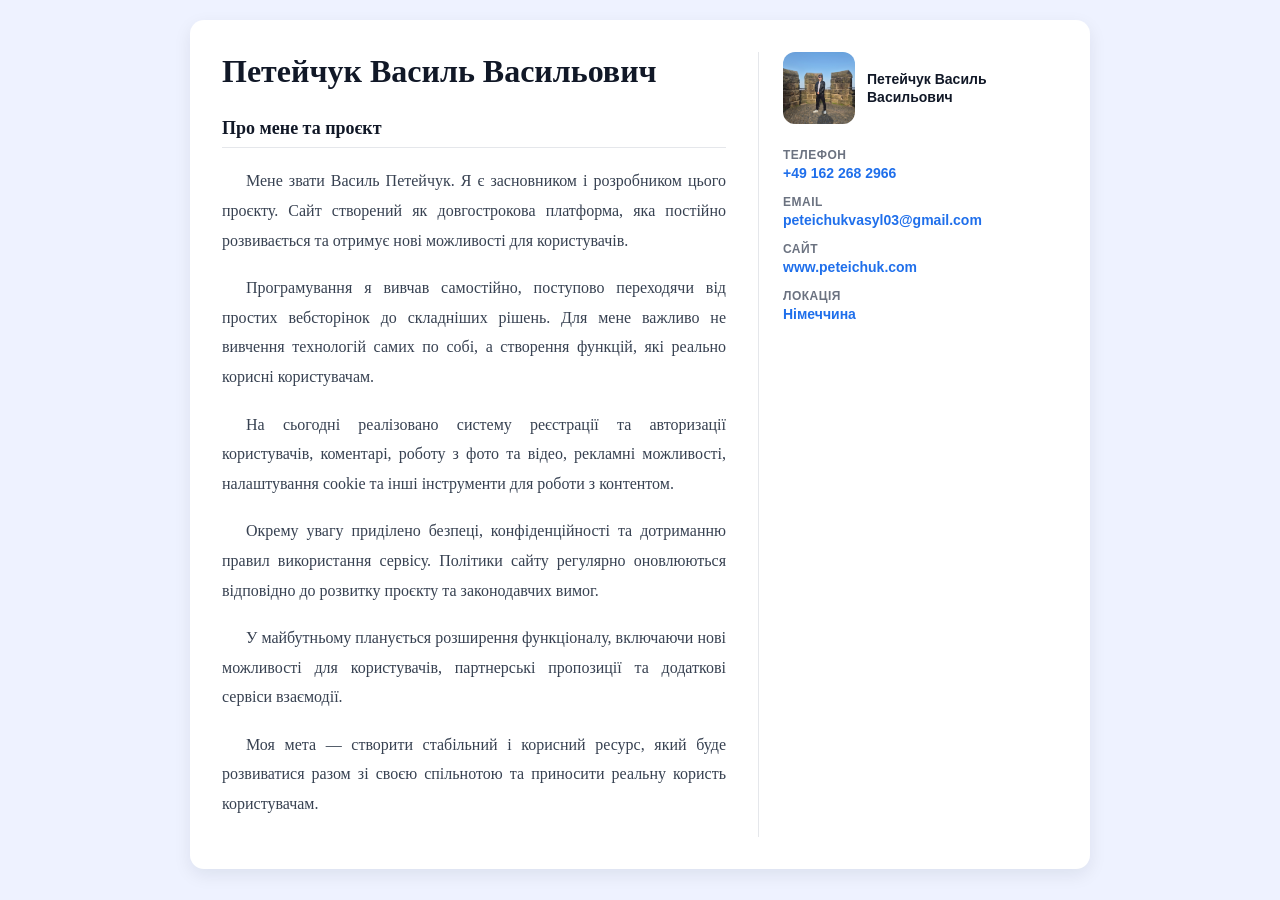
<file: peteichuk_cv.html>
<!doctype html>
<html lang="uk">
<head>
<meta charset="utf-8">
<meta name="viewport" content="width=device-width,initial-scale=1">
<title>Peteichuk | Резюме</title>
<link rel="icon" href="logotype/logotype.png">

<style>
:root{--text:#111827;--muted:#6b7280;--accent:#1f6feb;--bg:#eef2ff}

/* БАЗА */
body{font-family:Georgia,"Times New Roman",serif;margin:0;background:var(--bg);color:var(--text)}

/* ОСНОВА */
.wrap{max-width:900px;margin:0 auto;padding:20px}
.card{background:#fff;border-radius:14px;box-shadow:0 6px 18px rgba(15,23,42,.08);padding:32px;display:grid;grid-template-columns:1fr 300px;gap:32px}

/* ГОЛОВНИЙ КОНТЕНТ */
.main-title{font-size:32px;font-weight:700;line-height:1.2;margin-bottom:24px;color:#111827}
.section{margin-top:28px}
.section h2{font-size:18px;font-weight:700;margin:0 0 18px;padding-bottom:8px;border-bottom:1px solid #e5e7eb}
.article{font-size:16px;line-height:1.85;color:#374151;text-align:justify;hyphens:auto}
.article p{margin:0 0 18px;text-indent:24px}

/* ПРАВА ЧАСТИНА */
.sidebar{font-family:Arial,Helvetica,sans-serif;font-size:14px;border-left:1px solid #e5e7eb;padding-left:24px}

/* ПРОФІЛЬ */
.profile{display:flex;align-items:center;gap:12px;margin-bottom:24px}
.profile img{width:72px;height:72px;border-radius:12px;object-fit:cover}
.profile-name{font-weight:600;line-height:1.3;color:#111827}

/* КОНТАКТИ */
.contact-row{display:flex;flex-direction:column;margin-bottom:14px}
.contact-label{font-weight:700;font-size:12px;color:var(--muted);letter-spacing:.5px;text-transform:uppercase;margin-bottom:3px}
.contact-value,.contact-value a{color:var(--accent);text-decoration:none;font-weight:600;word-break:break-word}
.contact-value a:hover{text-decoration:underline}

/* КНОПКА */
.btn{position:fixed;top:12px;right:12px;padding:8px 12px;border:none;background:var(--accent);color:#fff;font-weight:600;cursor:pointer;border-radius:8px;z-index:999}

/* ДРУК */
@page{margin:0}
@media print{body{background:#fff}.btn{display:none}.wrap{padding:0}.card{box-shadow:none;border-radius:0;padding:20mm}a{color:var(--accent)!important;text-decoration:none}}

/* МОБІЛЬНИЙ */
@media(max-width:800px){.card{grid-template-columns:1fr}.sidebar{border-left:none;border-top:1px solid #e5e7eb;padding-left:0;padding-top:24px}.main-title{font-size:28px}.article{text-align:left}}
</style>
</head>

<body>

<button class="btn" id="pdfBtn" onclick="window.print()">PDF</button>

<div class="wrap">
<div class="card">

<!-- LEFT -->
<div>

<div class="main-title">
  Петейчук Василь Васильович
</div>

<div class="section">
<h2>Про мене та проєкт</h2>

<div class="article">

<p>
Мене звати Василь Петейчук. Я є засновником і розробником цього проєкту.
Сайт створений як довгострокова платформа, яка постійно розвивається та
отримує нові можливості для користувачів.
</p>

<p>
Програмування я вивчав самостійно, поступово переходячи від простих
вебсторінок до складніших рішень. Для мене важливо не вивчення технологій
самих по собі, а створення функцій, які реально корисні користувачам.
</p>

<p>
На сьогодні реалізовано систему реєстрації та авторизації користувачів,
коментарі, роботу з фото та відео, рекламні можливості, налаштування cookie
та інші інструменти для роботи з контентом.
</p>

<p>
Окрему увагу приділено безпеці, конфіденційності та дотриманню правил
використання сервісу. Політики сайту регулярно оновлюються відповідно до
розвитку проєкту та законодавчих вимог.
</p>

<p>
У майбутньому планується розширення функціоналу, включаючи нові можливості
для користувачів, партнерські пропозиції та додаткові сервіси взаємодії.
</p>

<p>
Моя мета — створити стабільний і корисний ресурс, який буде розвиватися
разом зі своєю спільнотою та приносити реальну користь користувачам.
</p>

</div>
</div>

</div>

<!-- RIGHT -->
<div class="sidebar">

<div class="profile">
  <img src="we/vasyl.jpg" alt="Фото">
  <div class="profile-name">
    Петейчук Василь<br>
    Васильович
  </div>
</div>

<div class="contact-row">
  <div class="contact-label">Телефон</div>

  <div class="contact-value">
    <a href="#" onclick="copyPhone(event)">
      +49 162 268 2966
    </a>
  </div>
</div>

<div class="contact-row">
  <div class="contact-label">Email</div>
  <div class="contact-value">
    <a href="https://mail.google.com/mail/?view=cm&fs=1&to=peteichukvasyl03@gmail.com" target="_blank">
      peteichukvasyl03@gmail.com
    </a>
  </div>
</div>

<div class="contact-row">
  <div class="contact-label">Сайт</div>
  <div class="contact-value">
    <a href="index.html">www.peteichuk.com</a>
  </div>
</div>

<div class="contact-row">
  <div class="contact-label">Локація</div>
  <div class="contact-value">Німеччина</div>
</div>

</div>

</div>
</div>

</body>
<script>
/* керування кнопкою PDF */
const PDF_ENABLED = false;

const pdfBtn = document.getElementById("pdfBtn");

if (pdfBtn && !PDF_ENABLED) {
  pdfBtn.style.display = "none";
}

/* копіювання телефону */
function copyPhone(event) {
  event.preventDefault();

  const phone = "+49 162 268 2966";

  navigator.clipboard.writeText(phone)
    .then(() => {
      const el = event.target;
      const oldText = el.textContent;

      el.textContent = "Скопійовано";

      setTimeout(() => {
        el.textContent = oldText;
      }, 1500);
    })
    .catch(() => {
      alert("Не вдалося скопіювати номер");
    });
}
</script>

</html>
</file>
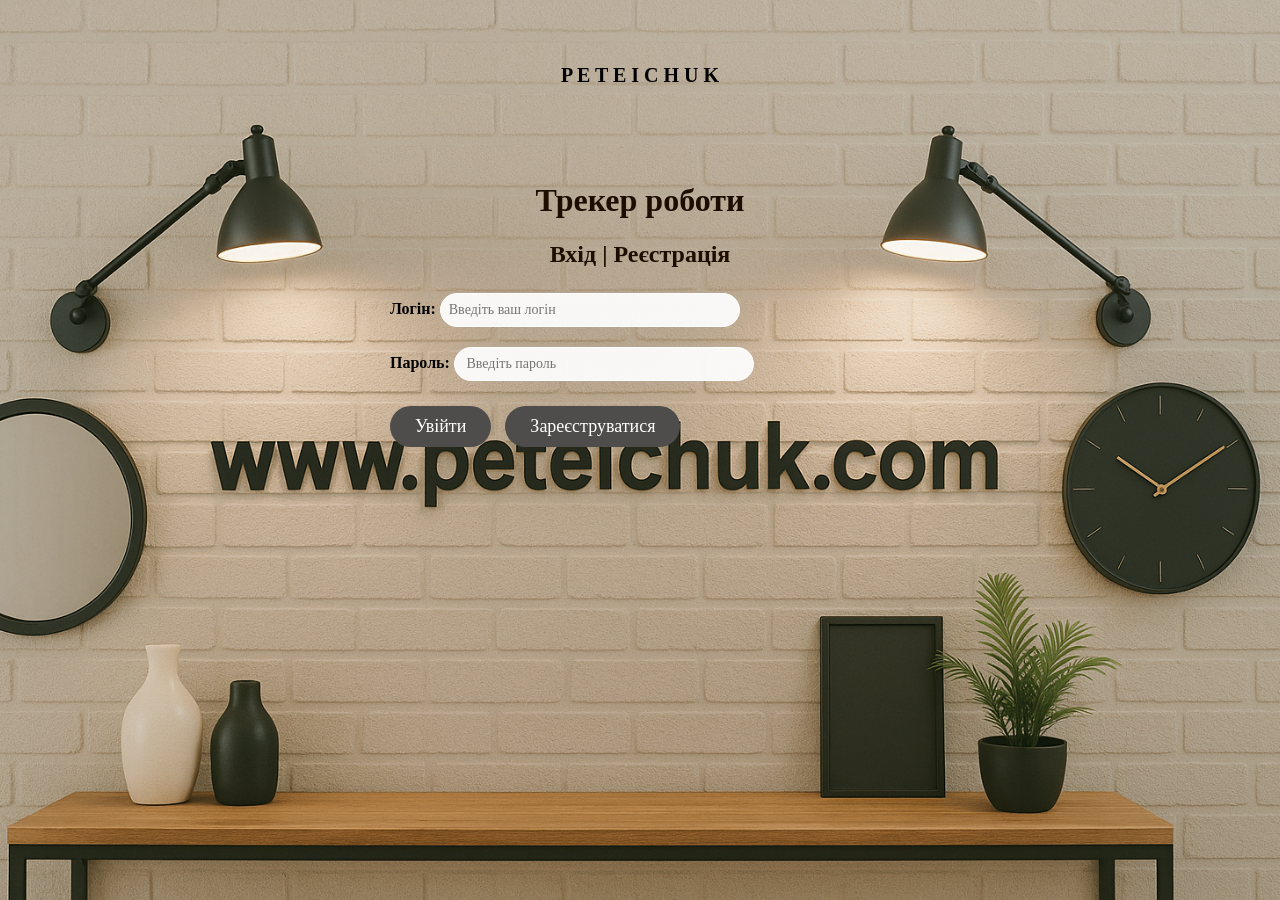
<file: tracker.html>
<!DOCTYPE html>
<html lang="uk">
<head>
<meta charset="UTF-8">
<meta name="viewport" content="width=device-width, initial-scale=1.0">
<title>Peteichuk | Tracker</title>
<link rel="icon" href="logotype/logotype.png">
<link rel="stylesheet" href="css/tracker.css" />
</head>
<body>
<div class="logotype"><a href="index.html">P e t e i c h u k</a></div>

<div class="container">
<h1>Трекер роботи</h1>

<div id="auth">
<h2>Вхід | Реєстрація</h2>
<div class="content">
<label>Логін: <input type="text" id="loginUsername" style="font-size: 14px;" placeholder="Введіть ваш логін" required></label>
<label>Пароль: <input type="password" id="loginPassword" style="font-size: 14px;" placeholder=" Введіть пароль" required></label>
<button onclick="login()">Увійти</button>
<button onclick="register()">Зареєструватися</button>
<div id="authMessage" style="color:#900000;"></div>
</div>
</div>

<div id="tracker" style="display:none;">
<h2>
Ласкаво просимо! Ваш ID:
[<span id="currentUser" class="gradient-text"></span>]
<button id="logout" onclick="logout()">Вийти</button>
</h2>

<button id="deleteDataBtn">Видалити мої дані</button>

<label>Дата:
<input type="date" id="date">
<button id="setTodayBtn" style="font-size:14px;">Цей день</button>
</label>

<label>Години:
<input type="number" id="hours" min="0" step="0.01" placeholder="Введіть години" style="font-size:14px;">
</label>

<label>Хвилини:
<input type="number" id="minutes" min="0" max="59" step="1" placeholder="Введіть хвилини" style="font-size:14px;">
</label>

<label>Ставка:
<input type="number" id="rate" min="0" step="0.01" placeholder="Введіть ставку" style="font-size:14px;">
</label>

<label>Курс валюти:
<select id="currency">
<option value="₴">Гривня (₴)</option>
<option value="€">Євро (€)</option>
<option value="$">Долар ($)</option>
<option value="BYN">Білоруський рубль (BYN)</option>
<option value="RUB">Руський рубль (RUB)</option>
<option value="PLN">Польський злотий (PLN)</option>
<option value="CZK">Чеська крона (CZK)</option>
</select>
</label>

<label>Перерва:
<select id="break">
<option value="0.5" selected>30 хвилин</option>
<option value="0.0833">5 хвилин</option>
<option value="0.1667">10 хвилин</option>
<option value="0.25">15 хвилин</option>
<option value="0.3333">20 хвилин</option>
<option value="0.75">45 хвилин</option>
<option value="1">1 година</option>
<option value="1.5">1 година 30 хвилин</option>
<option value="2">2 години</option>
<option value="0">Немає</option>
</select>
</label>

<button onclick="addRecord()">Додати запис</button>
<button onclick="clearRecords()" id="clearBtn">Очистити всі записи</button>

<h2>Список записів</h2>
<ul id="recordList"></ul>

<h2>Підсумок</h2>
<div class="totals" id="totalDisplay"></div>

<h2>Конвертер валют</h2>
<label>Сума: <input type="number" id="convertAmount" min="0" step="0.01" placeholder="0.00"></label>
<label>З валюти:
<select id="fromCurrency">
<option value="₴">Гривня (₴)</option>
<option value="€">Євро (€)</option>
<option value="$">Долар ($)</option>
<option value="BYN">Білоруський рубль (BYN)</option>
<option value="RUB">Руський рубль (RUB)</option>
<option value="PLN">Польський злотий (PLN)</option>
<option value="CZK">Чеська крона (CZK)</option>
</select>
</label>
<label>В валюту:
<select id="toCurrency">
<option value="₴">Гривня (₴)</option>
<option value="€">Євро (€)</option>
<option value="$">Долар ($)</option>
<option value="BYN">Білоруський рубль (BYN)</option>
<option value="RUB">Руський рубль (RUB)</option>
<option value="PLN">Польський злотий (PLN)</option>
<option value="CZK">Чеська крона (CZK)</option>
</select>
</label>
<label>Додати відсоток: <input type="number" id="percentAmount" min="0" step="0.01" placeholder="%"></label>
<button onclick="convertCurrency()">Перевести</button>
<div id="conversionResult" class="totals"></div>

<div id="adminPanel" style="display:none; margin:15px 0;">
<h2>Адмінська панель: керування користувачами</h2>
<ul id="allUsers"></ul>
<div id="userPanel"></div>

<div id="lastLoggedOutPanel" style="border-top:1px solid #fff; padding-top:10px; margin-top:10px;">
<h3>Останні користувачі, що вийшли</h3>
<ul id="lastLoggedOutList"></ul>
</div>
</div>

<div id="deleteModal" style="display:none; position:fixed; z-index:1000; left:0; top:0; width:100%; height:100%; background-color:rgba(0,0,0,0.6); font-family:Arial, sans-serif;">
<div style="background:#fff; margin:10% auto; padding:25px 20px; width:350px; border-radius:8px; text-align:center; box-shadow:0 6px 20px rgba(0,0,0,0.3); animation:fadeIn 0.3s ease-in-out;">
<h2 style="color:#900000; margin-bottom:15px;">⚠ Увага!</h2>
<p style="font-size:16px; color:#000; line-height:1.5; margin-bottom:20px;">
Ви збираєтесь <b>видалити всі свої дані та обліковий запис</b>.<br>
<span style="color:#900000; font-weight:bold;">Це не можна буде відновити!</span>
</p>
<input type="password" id="confirmPassword" placeholder="Введіть пароль" style="padding:10px; width:90%; margin-bottom:10px; border:1px solid #000; border-radius:30px;">
<div id="deleteError" style="color:#900000; font-size:16px; margin-bottom:15px; display:none;">Неправильний пароль, спробуйте ще раз</div>
<div style="display:flex; justify-content:space-between;">
<button id="confirmDeleteBtn" style="flex:1; font-size: 14px; padding:10px; background:#900000; color:#fff; border:none; border-radius:30px; cursor:pointer; font-weight:bold; transition:0.3s;">Видалити</button>
<button id="cancelDeleteBtn" style="flex:1; font-size: 14px; padding:10px; background:#4f4d4b; color:#fff; border:none; border-radius:30px; cursor:pointer; font-weight:bold; transition:0.3s;">Скасувати</button>
</div>
</div>
</div>
</div>

<script src="js/tracker.js"></script>
</body>
</html>
</file>
<file: css/console.css>
:root{--bg:#f7f7f7;--text:#000;--border:#000;--muted:#ddd;--accent:#000;--user:#7700ff;--moderator:#0094ff;--admin:#8200ff;--danger:#e94e77;--success:#4caf50;--warning:#ff8c00;}

body.dark{--bg:#0f0f0f;--text:#fff;--border:#fff;--muted:#333;--accent:#fff;--user:#b56cff;--moderator:#4db8ff;--admin:#d18bff;--danger:#ff4d4d;--success:#4caf50;--warning:#ff8c00;}

body{user-select:none;margin:0;max-width:100%;position:relative;font-family:Georgia,'Times New Roman',Times,serif;background:var(--bg);color:var(--text);background-attachment:fixed;background-position:center;background-repeat:no-repeat;background-size:cover;filter:brightness(.8);}

*{box-sizing:border-box;text-decoration:none;}

::-webkit-scrollbar{width:10px;}
::-webkit-scrollbar-thumb{background:#0e0e0e;}
::-webkit-scrollbar-track{background:#303030;}

.container{max-width:700px;margin:0 auto;padding:30px;font-family:Arial,sans-serif;color:var(--text);}

.logotype{text-align:center;font-size:20px;margin:5% 0;}
.logotype a{color:var(--text);font-size:20px;font-weight:bold;text-transform:uppercase;}

#toggleTheme{background:none;border:none;font-size:24px;cursor:pointer;transition:.3s;margin-left:auto;color:var(--text);}
#toggleTheme:hover{transform:rotate(30deg);}
body.dark #toggleTheme{color:#fff;}

input{width:100%;padding:10px;margin:5px 0 15px;font-size:14px;border:none;outline:none;background:transparent;color:var(--text);}
textarea{width:100%;padding:10px;margin:5px 0 15px;font-size:14px;border:none;outline:none;background:transparent;color:var(--text);}
select{width:100%;padding:10px;margin:5px 0 15px;font-size:14px;border:none;outline:none;background:transparent;color:var(--text);}

/* =========================
   КНОПКИ (чорний акцент)
   ========================= */

button{
  outline:none;
  color:var(--text);
  border:1px solid var(--border);
  padding:10px 20px;
  background:transparent;
  border-radius:30px;
  font-size:16px;
  cursor:pointer;
  transition:.25s ease;
}

button:hover{
  background:var(--accent);
  border-color:var(--accent);
  color:#fff;
  transform:translateY(-1px);
}

.hidden{display:none;}

table{width:100%;border-collapse:collapse;font-size:14px;}
th,td{padding:10px;border:1px solid var(--muted);color:var(--text);}

.role-user{color:var(--user);font-weight:bold;}
.role-moderator{color:var(--moderator);font-weight:bold;}
.role-admin{color:var(--admin);font-weight:bold;}

.comment-box{padding:10px;margin-bottom:10px;background:transparent;}
.comment-meta{font-size:14px;margin-bottom:10px;}
.comment-actions{text-align:right;margin-top:8px;}

.comment-box.admin-reply{color:var(--admin);font-size:16px;border-left:4px solid var(--admin);padding:5px;margin-top:5px;}
.comment-box.moderator-reply{color:var(--moderator);font-size:16px;border-left:4px solid var(--moderator);padding:5px;margin-top:5px;}

.btn-small{padding:4px 8px;font-size:12px;border-radius:4px;border:none;cursor:pointer;margin-left:5px;}

.btn-reply{background:var(--success);border:1px solid var(--success);color:#000;border-radius:30px;}
.btn-delete{background:var(--danger);border:1px solid var(--danger);color:#000;border-radius:30px;}
.btn-block{background:var(--warning);border:1px solid var(--warning);color:#000;border-radius:30px;}
.btn-unblock{background:#777;border:1px solid #777;color:#000;border-radius:30px;}

.panel-top{display:flex;justify-content:space-between;align-items:center;padding:15px;}

#moderationPanel{width:400px;background:var(--bg);border:1px solid var(--muted);border-radius:10px;position:fixed;top:50px;left:50px;box-shadow:0 5px 15px rgba(0,0,0,.3);z-index:9999;user-select:none;display:none;flex-direction:column;}

#moderationHeader{background:var(--accent);color:#fff;padding:10px;font-weight:bold;border-radius:10px 10px 0 0;display:flex;justify-content:space-between;align-items:center;cursor:grab;}

#moderationContent{padding:15px;max-height:400px;overflow-y:auto;}

#closeModPanelBtn{background:transparent;border:none;color:#fff;font-size:18px;cursor:pointer;}

#userMessages,#loginSection,#userPanel,#userAuthSection{margin-top:10px;padding:15px;}

#userAuthForm label{position:relative;}
</file>
<file: css/database.css>
:root {
     --bg: #000;
    --panel: #000;
    --txt: #eef2ff;
    --muted: #9aa4bf;
    --accent: #fff;
    --accent-hover: #000000;
    --danger: #ff6b6b;
    --warn: #ffd166;
    --ok: #54d6a1;
    --radius: 12px;
    --shadow: 0 10px 30px rgba(0,0,0,.35);
}
::-webkit-scrollbar{
    width: 10px;
}
::-webkit-scrollbar-thumb{
    background-color: #0e0e0e;
}
::-webkit-scrollbar-track{
    background-color: #0b1227;
}
body {
    font-family: sans-serif;
    background: var(--bg);
    color: var(--txt);
    display: flex;
    justify-content: center;
    align-items: flex-start;
    padding-top: 15%;
    margin: 0;
    background-image: url(../image/peteichuk-dunkel-fon.png);
    background-attachment: fixed;
    background-position: center;
    background-repeat: no-repeat;
    background-size: cover;
    user-select: none;
}

header {
    position: sticky;
    top: 0;
    z-index: 50;
    background: rgba(11,16,32,.85);
    border-bottom: 1px solid #2a3357;
    padding: 10px 20px;
}

.wrap {
    max-width: 1200px;
    margin: 0 auto;
    padding: 18px;
}

h1 {
    margin: 0;
    font-size: 22px;
    display: flex;
    align-items: center;
    gap: 10px;
}

.tag {
    font-size: 12px;
    color: #0b1020;
    background: linear-gradient(90deg,#9dffa3,#6ea8fe);
    padding: 2px 8px;
    border-radius: 999px;
}

.grid {
    display: grid;
    gap: 16px;
}
@media(min-width:900px) {
    .grid.cols-3 { grid-template-columns: 2fr 1fr; }
}

.card {
    background: var(--panel);
    border: 1px solid #232b4a;
    border-radius: var(--radius);
    box-shadow: var(--shadow);
}

.card .head {
    padding: 14px 16px;
    border-bottom: 1px solid #232b4a;
    display: flex;
    justify-content: space-between;
    align-items: center;
}

.card .body {
    padding: 16px;
}

/* Кнопки переписані для темної теми */
button {
    cursor: pointer;
    border: none;
    border-radius: 12px;
    padding: 10px 12px;
   background: linear-gradient(180deg,#ffffffc5,#ffffff10);
    color: var(--txt);
    transition: .15s transform, .15s background;
}
button:hover {
    background: linear-gradient(180deg,#ffffffc5,#00000010);
    transform: translateY(-1px);
    color: #000;
}

/* Додаткові типи кнопок */
.btn-ok { background: var(--ok); border: 1px solid #2e8b5a; color: var(--txt);}
.btn-warn { background: var(--warn); border: 1px solid #9a7f14; color: var(--txt);}
.btn-danger { background: var(--danger); border: 1px solid #a53333; color: var(--txt);}
.btn-acc { background: var(--accent); border: 1px solid #315ea1; color: var(--txt);}

input, select, textarea {
      width: 100%;
    padding: 10px 12px;
    margin: 6px 0;
    border-radius: 12px;
    border: 1px solid #ffffff82;
    background: #ffffff10;
    color: var(--txt);
    outline: none;
    transition: 0.2s border-color, 0.2s box-shadow;
}

input:focus, select:focus, textarea:focus {
   border-color: var(--accent);
    box-shadow: 0 0 0 3px #ffffff10;
}

.pill {
    padding: 4px 8px;
    border-radius: 999px;
    font-size: 12px;
    border: 1px solid #2b355d;
}
.pill.ok { background: rgba(84,214,161,.1); border-color: #2e6f56; color: #b4f5dc; }
.pill.warn { background: rgba(255,209,102,.1); border-color: #8a6e20; color: #ffe7a8; }
.pill.ban { background: rgba(255,107,107,.1); border-color: #7f2d2d; color: #ffc1c1; }

table {
    width: 100%;
    border-collapse: separate;
    border-spacing: 0 10px;
}
thead th {
    font-size: 12px;
    text-transform: uppercase;
    letter-spacing: .06em;
    color: var(--muted);
    text-align: left;
    padding: 0 10px;
}
tbody tr {
    background: var(--panel);
    box-shadow: var(--shadow);
    border: 1px solid #232b4a;
}
tbody td {
    padding: 12px 10px;
    border-top: 1px solid #232b4a;
    border-bottom: 1px solid #232b4a;
}
tbody tr td:first-child { border-left:1px solid #232b4a; border-radius: 14px 0 0 14px; }
tbody tr td:last-child { border-right:1px solid #232b4a; border-radius: 0 14px 14px 0; }

#overlay {
    position: fixed; top:0; left:0; width:100%; height:100%;
}
.modal {
    position: fixed; top:50%; left:50%;
    transform: translate(-50%,-50%);
    padding: 30px;
    border-radius: 18px;
    width: 380px;
    width: 500px;
    max-height: 85vh;
    overflow-y: auto;
}
.modal h2 { margin-top:0; color: var(--txt); }
.modal p { font-size:14px; color: var(--muted); }
.modal button { margin:5px 3px; }
.modal button:hover { opacity: 0.9; }

label { display:block; margin:10px 0; font-size:14px; }
hr { margin:15px 0; border-color:#fff; }

#tabs button { margin-right:5px; color: var(--txt); }
#tabs button.active { background: var(--accent); color:#000; }

#dataSummary,#actionLogs,#allUsers,#lastUsers {
    font-size: 14px;
    padding: 10px;
    max-height: 200px;
    overflow-y: auto;
}

.userRecord, .dataRecord {
    display:flex;
    justify-content:space-between;
    margin:5px 0;
    align-items:center;
}
.userRecord button, .dataRecord button {
    padding:3px 6px;
    font-size:12px;
    background: var(--danger);
    color:#fff;
    border-radius:3px;
}
.userRecord button:hover, .dataRecord button:hover { opacity:0.8; }
.dataRecord input { width:60px; margin-right:3px; padding:2px; }
</file>
<file: css/discussion.css>
/* =========================
   BACKGROUND (GLOBAL PAGE)
========================= */
html {
  scroll-behavior: smooth;
}

body {
  user-select: none;
  position: relative;
  max-width: 100%;
  margin: 0;
  background: #000;
  background-image: url(../image/peteichuk-dunkel-fon.png);
  background-attachment: fixed;
  background-position: center;
  background-repeat: no-repeat;
  background-size: cover;
}

/* =========================
   GLOBAL RESET
========================= */
* {
  text-decoration: none;
  box-sizing: border-box;
  font-family: Georgia, 'Times New Roman', Times, serif;
  color: #fff;
}

/* =========================
   BASE LAYOUT
========================= */
.ccw-container {
  max-width: 520px;
  margin: 0 auto;
  font-family: Arial, sans-serif;
  color: #fff;
}

.ccw-title {
  font-weight: 700;
  font-size: 14px;
  margin-bottom: 10px;
  color: #fff;
  margin-left: 20px;
}

.ccw-form,
.ccw-auth-form {
  background: transparent;
  padding-left: 20px;
  margin-bottom: 10px;
}

.ccw-auth-form h3 {
  color: #fff;
}

/* =========================
   INPUTS
========================= */
.ccw-input,
.ccw-textarea {
  width: 100%;
  padding: 12px;
  margin-bottom: 16px;
  border: none;
  font-size: 15px;
  resize: vertical;
  box-sizing: border-box;
  background: transparent;
  color: #fff;
  outline: none;
}

/* =========================
   SUBMIT BUTTON
========================= */
.ccw-btn-submit {
  background: transparent;
  border: 1px solid #fff;
  color: #fff;
  font-weight: 700;
  font-size: 16px;
  padding: 12px;
  width: 100%;
  cursor: pointer;
  border-radius: 30px;
  transition: 0.3s;
}

.ccw-btn-submit:hover:not(:disabled) {
  background: #fff;
  color: #000;
}

.ccw-btn-submit:disabled {
  opacity: 0.6;
  cursor: not-allowed;
}

/* =========================
   COMMENTS LIST
========================= */
.ccw-comments-list {
  max-width: 600px;
}

/* =========================
   COMMENT CARD (LIKE ADMIN STYLE)
========================= */
.ccw-comment {
  position: relative;
  padding: 16px;
  margin-bottom: 10px;
  border: 1px solid transparent;
  background: transparent;
  color: #fff;
  word-wrap: break-word;
  overflow-wrap: break-word;
  transition: 0.3s;
}

/* =========================
   HEADER INSIDE COMMENT
========================= */
.ccw-comment-header {
  display: flex;
  justify-content: space-between;
  align-items: center;
  gap: 10px;
  margin-bottom: 10px;
}

.ccw-comment-author {
  font-weight: 700;
  font-size: 16px;
  white-space: nowrap;
}

.ccw-comment-date {
  font-size: 12px;
  opacity: 0.8;
  white-space: nowrap;
}

/* =========================
   COMMENT TEXT
========================= */
.ccw-comment-text {
  font-size: 14px;
  line-height: 1.4;
}

/* =========================
   BUTTONS CONTAINER (IMPORTANT FIX)
   TOP RIGHT INSIDE COMMENT
========================= */
.ccw-comment-buttons {
  position: absolute;
  top: 10px;
  right: 10px;

  display: flex;
  gap: 6px;

  opacity: 0;
  transition: 0.2s;
}

/* show on hover */
.ccw-comment:hover .ccw-comment-buttons {
  opacity: 1;
}

/* prevent overlap with text */
.ccw-comment > .ccw-comment-text {
  margin-top: 28px;
}

/* =========================
   BUTTON BASE INSIDE COMMENT
========================= */
.ccw-comment-buttons button {
  background: transparent;
  border: 1px solid rgba(255,255,255,0.2);
  color: #fff;
  font-size: 11px;
  padding: 4px 8px;
  border-radius: 999px;
  cursor: pointer;
  transition: 0.2s;
  font-weight: 600;
}

.ccw-comment-buttons button:hover {
  background: #fff;
  color: #000;
}

/* =========================
   SAVE / CANCEL (EDIT MODE)
========================= */
.ccw-edit-textarea {
  width: 100%;
  padding: 10px;
  font-size: 14px;
  background: transparent;
  border: 1px solid rgba(255,255,255,0.2);
  color: #fff;
  outline: none;
  resize: vertical;
}

.ccw-edit-actions {
  display: flex;
  justify-content: flex-end;
  gap: 8px;
  margin-top: 8px;
}

.ccw-edit-actions button {
  padding: 6px 12px;
  font-size: 12px;
  border-radius: 999px;
  cursor: pointer;
  border: 1px solid rgba(255,255,255,0.2);
  background: transparent;
  color: #fff;
  transition: 0.2s;
}

.ccw-edit-actions button:hover {
  background: #fff;
  color: #000;
}

/* =========================
   AUTH INFO BAR
========================= */
.auth-info {
  display: flex;
  justify-content: space-between;
  align-items: center;
  margin-left: 20px;
  margin-bottom: 10px;
  font-size: 14px;
}

.logout-btn {
  padding: 8px 14px;
  border-radius: 999px;
  border: 1px solid #fff;
  background: transparent;
  color: #fff;
  cursor: pointer;
  transition: 0.3s;
}

.logout-btn:hover {
  background: #fff;
  color: #000;
}

/* =========================
   ADMIN / ACTION BUTTONS (INSIDE COMMENT)
========================= */
.edit,
.delete,
.warn,
.ban,
.unban {
  padding: 5px 10px;
  font-size: 11px;
  border-radius: 999px;
  cursor: pointer;
  font-weight: 600;
  border: 1px solid transparent;
  transition: 0.2s;
}

/* EDIT */
.edit {
  color: #4fc3ff;
  border-color: rgba(79,195,255,0.4);
}
.edit:hover {
  background: #4fc3ff;
  color: #000;
}

/* DELETE */
.delete {
  color: #ff6b6b;
  border-color: rgba(255,107,107,0.4);
}
.delete:hover {
  background: #ff4d4d;
  color: #fff;
}

/* WARN */
.warn {
  color: #ffc107;
  border-color: rgba(255,193,7,0.4);
}
.warn:hover {
  background: #ffc107;
  color: #000;
}

/* BAN */
.ban {
  color: #ff3b3b;
  border-color: rgba(255,59,59,0.4);
}
.ban:hover {
  background: #ff0000;
  color: #fff;
}

/* UNBAN */
.unban {
  color: #00ff88;
  border-color: rgba(0,255,136,0.4);
}
.unban:hover {
  background: #00ff88;
  color: #000;
}

/* =========================
   GLOBAL CLICK EFFECT
========================= */
.edit:active,
.delete:active,
.warn:active,
.ban:active,
.unban:active {
  transform: scale(0.95);
}

/* =========================
   LOGO + GLOBAL
========================= */
.logotype {
  text-align: center;
  font-size: 20px;
  margin: 5% 0;
}

.logotype a {
  color: #fff;
  font-weight: bold;
  text-transform: uppercase;
}

* {
  box-sizing: border-box;
  font-family: Georgia, serif;
  color: #fff;
}

/* =========================
   SCROLLBAR
========================= */
::-webkit-scrollbar {
  width: 10px;
}

::-webkit-scrollbar-thumb {
  background: #0e0e0e;
}

::-webkit-scrollbar-track {
  background: #303030;
}

/* =========================
   RESPONSIVE
========================= */
@media (max-width: 600px) {
  .ccw-container {
    max-width: 100%;
    padding: 0 10px;
  }

  .ccw-comment-buttons {
    gap: 4px;
  }

  .ccw-comment-buttons button {
    font-size: 10px;
    padding: 3px 6px;
  }

  .ccw-comment-author {
    font-size: 14px;
  }

  .ccw-comment-date {
    font-size: 10px;
  }
}
</file>
<file: css/discussionadmin.css>
/* =========================
   GLOBAL RESET
========================= */
html {
  scroll-behavior: smooth;
}

* {
  text-decoration: none;
  font-family: Georgia, 'Times New Roman', Times, serif;
  box-sizing: border-box;
  color: #fff;
}

body {
  user-select: none;
  position: relative;
  max-width: 100%;
  margin: 0;
  background: #000;
  background-image: url(../image/peteichuk-dunkel-fon.png);
  background-attachment: fixed;
  background-position: center;
  background-repeat: no-repeat;
  background-size: cover;
}

/* =========================
   SCROLLBAR
========================= */
::-webkit-scrollbar {
  width: 10px;
}

::-webkit-scrollbar-thumb {
  background-color: #0e0e0e;
}

::-webkit-scrollbar-track {
  background-color: #303030;
}

/* =========================
   LOGOTYPE
========================= */
.logotype {
  text-align: center;
  font-size: 20px;
  margin: 5% 0;
}

.logotype a {
  color: #fff;
  font-size: 20px;
  font-weight: bold;
  text-transform: uppercase;
}

/* =========================
   MAIN CONTAINER
========================= */
.ccw-container {
  max-width: 520px;
  margin: 0 auto;
  font-family: Arial, sans-serif;
  color: #fff;
}

/* =========================
   TITLE
========================= */
.ccw-title {
  font-weight: 700;
  font-size: 14px;
  margin-bottom: 10px;
  color: #fff;
  margin-left: 20px;
}

/* =========================
   FORM BLOCKS
========================= */
.ccw-form,
.ccw-auth-form {
  background: transparent;
  padding-left: 20px;
  margin-bottom: 10px;
}

.ccw-auth-form h3 {
  color: #fff;
}

/* =========================
   INPUTS
========================= */
.ccw-input,
.ccw-textarea {
  width: 100%;
  padding: 12px;
  margin-bottom: 16px;
  border: none;
  font-size: 15px;
  resize: vertical;
  background-color: transparent;
  color: #fff;
  outline: none;
}
/* =========================
   SUBMIT BUTTON (UNIVERSAL USER STYLE)
========================= */
.ccw-btn-submit {
  background-color: transparent;
  border: 1px solid #fff;
  color: #fff;
  font-weight: 700;
  font-size: 16px;
  padding: 12px;
  width: 100%;
  cursor: pointer;
  border-radius: 30px;
  transition: 0.3s ease;
}

.ccw-btn-submit:hover:not(:disabled) {
  background-color: #fff;
  color: #000;
}

.ccw-btn-submit:disabled {
  opacity: 0.6;
  cursor: not-allowed;
}

/* =========================
   COMMENTS LIST
========================= */
.ccw-comments-list {
  max-width: 600px;
}

/* =========================
   COMMENT CARD
========================= */
.ccw-comment {
  position: relative;
  color: #fff;
  background: transparent;
  padding: 16px;
  margin-bottom: 10px;
  border: 2px solid transparent;
  word-wrap: break-word;
  overflow-wrap: break-word;
  transition: 0.3s ease;
}

/* =========================
   COMMENT HEADER
========================= */
.ccw-comment-header {
  display: flex;
  justify-content: space-between;
  align-items: center;
  gap: 10px;
  margin-bottom: 10px;
  flex-wrap: wrap;
}

/* AUTHOR */
.ccw-comment-author {
  font-weight: 700;
  font-size: 18px;
  white-space: nowrap;
}

/* DATE */
.ccw-comment-date {
  font-size: 12px;
  opacity: 0.8;
  white-space: nowrap;
}

/* =========================
   COMMENT TEXT
========================= */
.ccw-comment-text {
  font-size: 15px;
  line-height: 1.4;
}

/* =========================
   COMMENT BUTTONS (USER STYLE - MINIMAL)
========================= */
.ccw-comment-buttons {
  position: absolute;
  top: 10px;
  right: 10px;

  display: flex;
  gap: 8px;

  opacity: 0;
  transition: 0.2s ease;
}

.ccw-comment:hover .ccw-comment-buttons {
  opacity: 1;
}

/* USER ACTION BUTTONS (EDIT/DELETE etc) */
.ccw-comment-buttons button {
  background: transparent;
  border: 1px solid rgba(255,255,255,0.3);
  color: #fff;
  font-size: 12px;
  padding: 4px 10px;
  border-radius: 999px;
  cursor: pointer;
  transition: 0.3s ease;
}

.ccw-comment-buttons button:hover {
  background: #fff;
  color: #000;
}

/* =========================
   ADMIN LABEL (RAINBOW)
========================= */
.admin {
  font-weight: bold;
  background: linear-gradient(270deg, red, orange, yellow, green, blue, indigo, violet, red);
  background-size: 1400% 1400%;
  -webkit-background-clip: text;
  -webkit-text-fill-color: transparent;
  animation: rainbow-animation 10s ease infinite;
}

@keyframes rainbow-animation {
  0% { background-position: 0% 50%; }
  50% { background-position: 100% 50%; }
  100% { background-position: 0% 50%; }
}

/* =========================
   EDIT MODE AREA
========================= */
.ccw-edit-textarea {
  width: 100%;
  padding: 10px;
  font-size: 15px;
  border: 1px solid rgba(255,255,255,0.2);
  background: transparent;
  color: #fff;
  resize: vertical;
  outline: none;
}

/* =========================
   SAVE / CANCEL (USER-STYLE CLEAN)
========================= */
.save,
.cancel {
  padding: 6px 12px;
  font-size: 13px;
  border-radius: 999px;
  cursor: pointer;
  font-weight: 600;
  transition: 0.2s ease;
  border: 1px solid rgba(255,255,255,0.2);
  background: transparent;
  color: #fff;
}

.save:hover {
  background: #fff;
  color: #000;
}

.cancel:hover {
  background: rgba(255,255,255,0.15);
}

/* =========================
   ADMIN ACTION BUTTONS (MINIMAL USER STYLE)
========================= */
.edit,
.delete,
.warn,
.ban,
.unban {
  padding: 6px 10px;
  font-size: 12px;
  border-radius: 999px;
  cursor: pointer;
  font-weight: 600;
  border: 1px solid rgba(255,255,255,0.25);
  background: transparent;
  color: #fff;
  transition: 0.2s ease;
}

/* hover = same user style (invert) */
.edit:hover,
.delete:hover,
.warn:hover,
.ban:hover,
.unban:hover {
  background: #fff;
  color: #000;
}

/* =========================
   AUTH INFO BAR
========================= */
.auth-info {
  margin-bottom: 10px;
  font-size: 16px;
  color: #fff;
  display: flex;
  justify-content: space-between;
  align-items: center;
  margin-left: 20px;
}

/* =========================
   LOGOUT BUTTON (USER STYLE)
========================= */
.logout-btn {
  padding: 10px 20px;
  border-radius: 30px;
  border: 1px solid #fff;
  background: transparent;
  color: #fff;
  cursor: pointer;
  transition: 0.3s ease;
}

.logout-btn:hover {
  background: #fff;
  color: #000;
}

/* =========================
   RESPONSIVE TABLET
========================= */
@media (max-width: 900px) {
  .ccw-container {
    max-width: 90vw;
    padding: 0 15px;
  }

  .ccw-comment-author {
    font-size: 16px;
  }

  .ccw-comment-date {
    font-size: 11px;
  }

  .ccw-comment-buttons button {
    font-size: 11px;
  }
}

/* =========================
   RESPONSIVE MOBILE
========================= */
@media (max-width: 600px) {
  .ccw-container {
    max-width: 100vw;
    margin: 0 5px;
    padding: 0 10px;
  }

  .ccw-title {
    font-size: 18px;
  }

  .ccw-input,
  .ccw-textarea,
  .ccw-btn-submit,
  .ccw-edit-textarea {
    font-size: 14px;
    padding: 10px;
  }

  .ccw-comment {
    padding: 12px;
  }

  .ccw-comment-author {
    font-size: 15px;
  }

  .ccw-comment-date {
    font-size: 10px;
  }

  .ccw-comment-buttons {
    gap: 6px;
  }

  .ccw-comment-buttons button {
    font-size: 11px;
    padding: 3px 8px;
  }

  .logout-btn {
    padding: 8px 14px;
    font-size: 14px;
  }
}
</file>
<file: css/hashing.css>
html {
      scroll-behavior: smooth;
    }
    body {
     user-select: none;
     position: relative;
     max-width: 100%;
     background-image: url(../image/peteichuk-dunkel-fon.png);
     background-attachment: fixed;
     background-position: center;
     background-repeat: no-repeat;
     background-size: cover;
     filter: brightness(0.8);
    }
    * {
      text-decoration: none;
      font-family: Georgia, 'Times New Roman', Times, serif;
      box-sizing: border-box;
    }
    ::-webkit-scrollbar {
      width: 10px;
    }
    ::-webkit-scrollbar-thumb {
      background-color: #0e0e0e;
    }
    ::-webkit-scrollbar-track {
      background-color: #303030;
    }
    .content {
      max-width: 520px;
      margin: 0 auto;
      font-family: Arial, sans-serif;
      color: #fff;
    }
    .title {
      font-weight: 700;
      font-size: 18px;
      margin-bottom: 20px;
      color: #fff;
    }
    .section {
      color: #fff;
      padding: 20px;
      position: relative;
    }
    label {
      display: block;
      font-weight: bold;
    }
    input[type="text"], input[type="password"] {
      width: 100%;
      padding: 10px;
      margin: 5px 0 15px;
      border: none;
      font-size: 14px;
      box-sizing: border-box;
      outline: none;
      background-color: transparent;
      color: #fff;
    }
    button, .small-button {
      outline: none;
      border: 1px solid #fff;
      color: #fff;
      padding: 10px 20px;
      background: transparent;
      border-radius: 30px;
      font-size: 16px;
      cursor: pointer;
      transition: 0.3s all;
      display: block;
      z-index: 22;
    }
    button:hover, .small-button:hover {
      background-color: #fff;
      color: #000;
    }
    .result {
      margin-top: 15px;
      padding: 10px;
      font-weight: bold;
      text-align: center;
      word-break: break-all;
      white-space: pre-wrap;
    }
    .success { color: green; }
    .error { color: red; }
    .flex-row {
      display: flex;
      align-items: center;
      justify-content: space-between;
      gap: 10px;
    }
    .flex-row > input { flex-grow: 1; }
    .logotype {
      margin: 5% 0;
      text-align: center;
      font-size: 20px;
    }
    .logotype a { 
      color: #fff; 
       font-size: 20px;
    font-weight: bold;
    text-transform: uppercase;
    
    }

    @media (max-width: 768px) {
      .flex-row { flex-direction: column; align-items: stretch; }
      button, .small-button { width: 100%; }
      .logotype { font-size: 18px; }
    }
    @media (max-width: 480px) {
      .title { font-size: 18px; }
      input[type="text"], input[type="password"] { font-size: 16px; }
    }
</file>
<file: css/tracker.css>
body {
    user-select: none;
    position: relative;
    max-width: 100%;
    font-family: sans-serif;
    background: #000;
    margin: 0;
    background-image: url(../image/peteichuk-licht-fon.png);
    background-attachment: fixed;
    background-position: center;
    background-repeat: no-repeat;
    background-size: cover;
  }
*{
    text-decoration: none;
    font-family: Georgia, 'Times New Roman', Times, serif;
    box-sizing: border-box;
}
::-webkit-scrollbar{
    width: 10px;
}
::-webkit-scrollbar-thumb{
    background-color: #0e0e0e;
}
::-webkit-scrollbar-track{
    background-color: #303030;
}
h1, h2 { text-align: center; color: #1c0d00; }
label { display: block; margin: 10px 0; font-weight: bold; }
input, select { 
  padding: 8px; margin: 5px 0; 
  border-radius: 30px;
  width: 100%; max-width: 300px;
  box-sizing: border-box;
  font-size: 16px;
  border: none;
  outline: none;
  resize: none;
  background-color: #ffffffea;
  border: 1px solid #fff;
}
button { padding: 10px 25px; margin: 10px 10px 10px 0; border: none;
   font-size: 18px;
   border-radius: 30px; background-color:
   #4f4d4b; color: #fff; cursor: pointer;
   transition: 0.3s; }
button:hover { background-color: #343230; }
ul { list-style-type: none; padding: 0; }
li { padding: 10px; margin-bottom: 10px; background-color: #fff; border-radius: 0px; display: flex; justify-content: space-between; align-items: center; flex-wrap: wrap; }
li.highlight { background-color: #f1c40f; }
li button { margin-top: 10px; background-color: #900000;}
li button:hover { background-color: #780000; }
#totalDisplay { font-size: 1.2em; font-weight: bold; text-align: center; margin-top: 20px; }
.totals { margin-top: 20px; padding: 10px; border-radius: 0px; background-color: #fff; }
#setTodayBtn { margin-left: 6px; background-color: #4f4d4b; }
#setTodayBtn:hover { background-color: #343230; }
#tracker, #converter { display: none; }
.records-header {
  display: flex;
  justify-content: space-between;
  align-items: center;
}

#clearBtn {
  padding: 10px 15px; margin: 5px 5px 5px 0;
   border: none; border-radius: 30px;
    background-color: #900000; color:
     #fff; cursor: pointer; transition: 0.3s; 
}
#clearBtn:hover {
  background-color: #780000;
}
#deleteDataBtn{
  background-color: #900000;
}
#deleteDataBtn:hover{
  background-color: #780000;
}
#logout{
  background-color: #900000;
}
#logout:hover{
  background-color: #780000;
}
.container{
     max-width: 900px;
     margin: 0px auto;
     padding-top: 10px;
     padding-left: 10px;
     padding-right: 10px;
     padding-bottom: 10px;
}
.content{
    margin: 0px auto;
    max-width: 500px;
}
 .logotype {
  text-align: center;
  font-size: 20px;
  margin: 5% 0;
}
.logotype a {
     color: #000;
    font-size: 20px;
     font-weight: bold;
    text-transform: uppercase;
}
@keyframes fadeIn {
  from {opacity:0; transform:scale(0.95);}
  to {opacity:1; transform:scale(1);}
}
.gradient-text {
  font-weight: bold;
  background: linear-gradient(270deg, #000000, #111111, #222222, #333333, #444444, #555555, #666666, #777777, #888888, #999999, #aaaaaa, #bbbbbb, #cccccc, #dddddd, #eeeeee, #ffffff, #eeeeee, #dddddd, #cccccc, #bbbbbb, #aaaaaa, #999999, #888888, #777777, #666666, #555555, #444444, #333333, #222222, #111111, #000000);
  background-size: 1400% 1400%;
  -webkit-background-clip: text;
  -webkit-text-fill-color: transparent;
  animation: grayscale-animation 12s ease infinite;
}

@keyframes grayscale-animation {
  0% {
    background-position: 0% 50%;
  }
  50% {
    background-position: 100% 50%;
  }
  100% {
    background-position: 0% 50%;
  }
}
</file>
